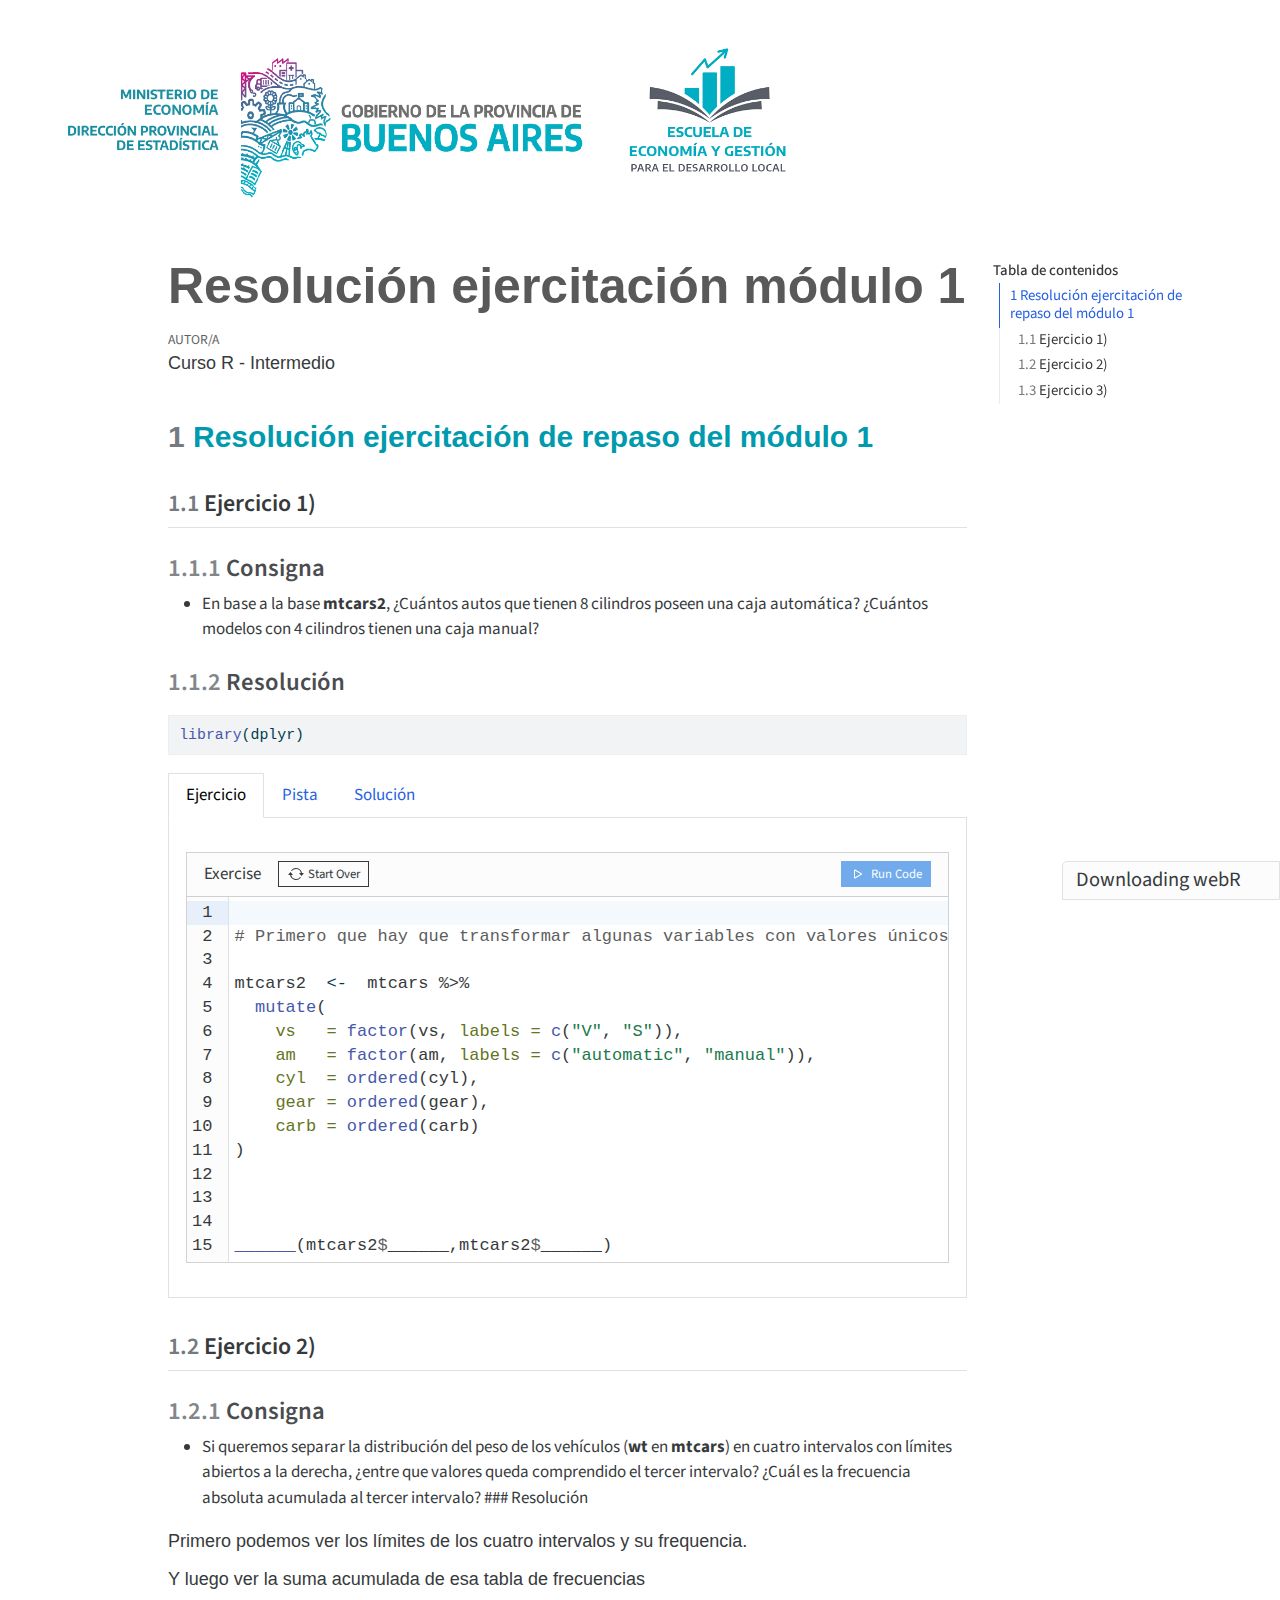
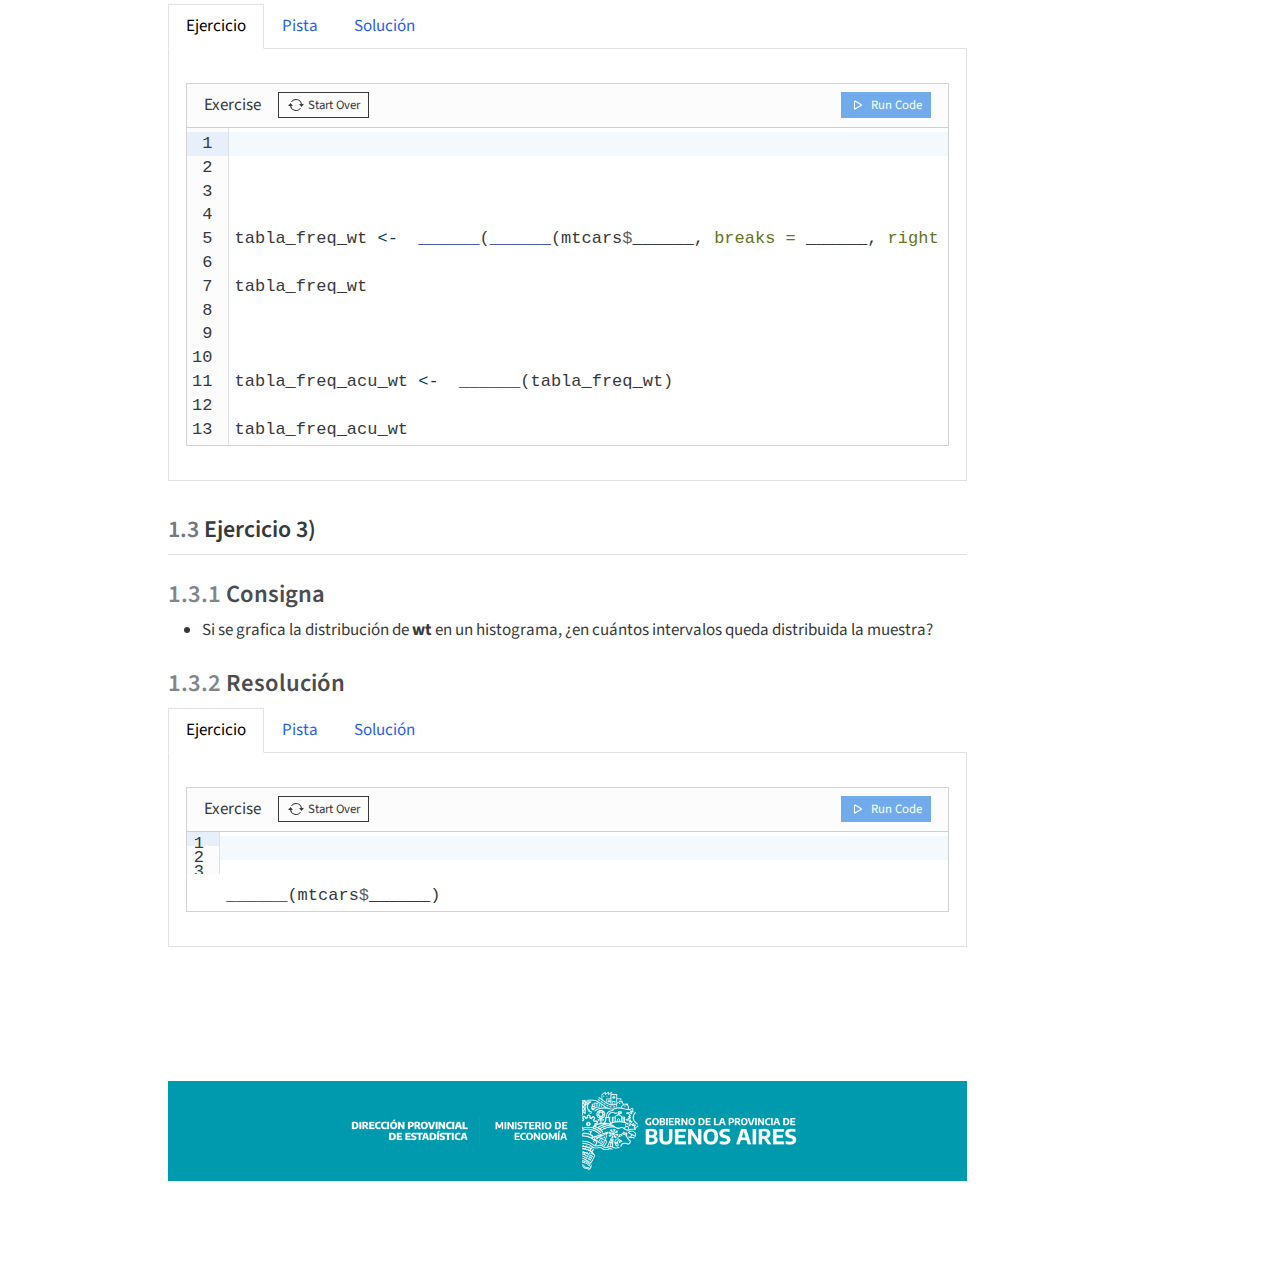
<file: resolucion_ejercicios_m1-live.html>
<!DOCTYPE html>
<html xmlns="http://www.w3.org/1999/xhtml" lang="es" xml:lang="es"><head>

<meta charset="utf-8">
<meta name="generator" content="quarto-1.7.31">

<meta name="viewport" content="width=device-width, initial-scale=1.0, user-scalable=yes">

<meta name="author" content="Curso R - Intermedio">

<title>Resolución ejercitación módulo 1</title>
<style>
code{white-space: pre-wrap;}
span.smallcaps{font-variant: small-caps;}
div.columns{display: flex; gap: min(4vw, 1.5em);}
div.column{flex: auto; overflow-x: auto;}
div.hanging-indent{margin-left: 1.5em; text-indent: -1.5em;}
ul.task-list{list-style: none;}
ul.task-list li input[type="checkbox"] {
  width: 0.8em;
  margin: 0 0.8em 0.2em -1em; /* quarto-specific, see https://github.com/quarto-dev/quarto-cli/issues/4556 */ 
  vertical-align: middle;
}
/* CSS for syntax highlighting */
html { -webkit-text-size-adjust: 100%; }
pre > code.sourceCode { white-space: pre; position: relative; }
pre > code.sourceCode > span { display: inline-block; line-height: 1.25; }
pre > code.sourceCode > span:empty { height: 1.2em; }
.sourceCode { overflow: visible; }
code.sourceCode > span { color: inherit; text-decoration: inherit; }
div.sourceCode { margin: 1em 0; }
pre.sourceCode { margin: 0; }
@media screen {
div.sourceCode { overflow: auto; }
}
@media print {
pre > code.sourceCode { white-space: pre-wrap; }
pre > code.sourceCode > span { text-indent: -5em; padding-left: 5em; }
}
pre.numberSource code
  { counter-reset: source-line 0; }
pre.numberSource code > span
  { position: relative; left: -4em; counter-increment: source-line; }
pre.numberSource code > span > a:first-child::before
  { content: counter(source-line);
    position: relative; left: -1em; text-align: right; vertical-align: baseline;
    border: none; display: inline-block;
    -webkit-touch-callout: none; -webkit-user-select: none;
    -khtml-user-select: none; -moz-user-select: none;
    -ms-user-select: none; user-select: none;
    padding: 0 4px; width: 4em;
  }
pre.numberSource { margin-left: 3em;  padding-left: 4px; }
div.sourceCode
  {   }
@media screen {
pre > code.sourceCode > span > a:first-child::before { text-decoration: underline; }
}
</style>


<script src="resolucion_ejercicios_m1-live_files/libs/clipboard/clipboard.min.js"></script>
<script src="resolucion_ejercicios_m1-live_files/libs/quarto-html/quarto.js" type="module"></script>
<script src="resolucion_ejercicios_m1-live_files/libs/quarto-html/tabsets/tabsets.js" type="module"></script>
<script src="resolucion_ejercicios_m1-live_files/libs/quarto-html/popper.min.js"></script>
<script src="resolucion_ejercicios_m1-live_files/libs/quarto-html/tippy.umd.min.js"></script>
<script src="resolucion_ejercicios_m1-live_files/libs/quarto-html/anchor.min.js"></script>
<link href="resolucion_ejercicios_m1-live_files/libs/quarto-html/tippy.css" rel="stylesheet">
<link href="resolucion_ejercicios_m1-live_files/libs/quarto-html/quarto-syntax-highlighting-e1a5c8363afafaef2c763b6775fbf3ca.css" rel="stylesheet" id="quarto-text-highlighting-styles">
<script src="resolucion_ejercicios_m1-live_files/libs/bootstrap/bootstrap.min.js"></script>
<link href="resolucion_ejercicios_m1-live_files/libs/bootstrap/bootstrap-icons.css" rel="stylesheet">
<link href="resolucion_ejercicios_m1-live_files/libs/bootstrap/bootstrap-813c323200a87c37e262811031999de4.min.css" rel="stylesheet" append-hash="true" id="quarto-bootstrap" data-mode="light">
<script src="resolucion_ejercicios_m1-live_files/libs/quarto-contrib/live-runtime/live-runtime.js" type="module"></script>
<link href="resolucion_ejercicios_m1-live_files/libs/quarto-contrib/live-runtime/live-runtime.css" rel="stylesheet">
</head><body class="quarto-light"><div class="unafila">

  <div class="columna">  

    <img src="www/logo-union-1.png" class="responsive-img">

  </div>

</div>



<script type="module" src="resolucion_ejercicios_m1-live_files/libs/quarto-ojs/quarto-ojs-runtime.js"></script>
<link href="resolucion_ejercicios_m1-live_files/libs/quarto-ojs/quarto-ojs.css" rel="stylesheet">


<link rel="stylesheet" href="style-index.css">




<div id="quarto-content" class="page-columns page-rows-contents page-layout-article">
<div id="quarto-margin-sidebar" class="sidebar margin-sidebar">
  <nav id="TOC" role="doc-toc" class="toc-active">
    <h2 id="toc-title">Tabla de contenidos</h2>
   
  <ul>
  <li><a href="#resolución-ejercitación-de-repaso-del-módulo-1" id="toc-resolución-ejercitación-de-repaso-del-módulo-1" class="nav-link active" data-scroll-target="#resolución-ejercitación-de-repaso-del-módulo-1"><span class="header-section-number">1</span> Resolución ejercitación de repaso del módulo 1</a>
  <ul class="collapse">
  <li><a href="#ejercicio-1" id="toc-ejercicio-1" class="nav-link" data-scroll-target="#ejercicio-1"><span class="header-section-number">1.1</span> Ejercicio 1)</a>
  <ul class="collapse">
  <li><a href="#consigna" id="toc-consigna" class="nav-link" data-scroll-target="#consigna"><span class="header-section-number">1.1.1</span> Consigna</a></li>
  <li><a href="#resolución" id="toc-resolución" class="nav-link" data-scroll-target="#resolución"><span class="header-section-number">1.1.2</span> Resolución</a></li>
  </ul></li>
  <li><a href="#ejercicio-2" id="toc-ejercicio-2" class="nav-link" data-scroll-target="#ejercicio-2"><span class="header-section-number">1.2</span> Ejercicio 2)</a>
  <ul class="collapse">
  <li><a href="#consigna-1" id="toc-consigna-1" class="nav-link" data-scroll-target="#consigna-1"><span class="header-section-number">1.2.1</span> Consigna</a></li>
  </ul></li>
  <li><a href="#ejercicio-3-1" id="toc-ejercicio-3-1" class="nav-link" data-scroll-target="#ejercicio-3-1"><span class="header-section-number">1.3</span> Ejercicio 3)</a>
  <ul class="collapse">
  <li><a href="#consigna-2" id="toc-consigna-2" class="nav-link" data-scroll-target="#consigna-2"><span class="header-section-number">1.3.1</span> Consigna</a></li>
  <li><a href="#resolución-1" id="toc-resolución-1" class="nav-link" data-scroll-target="#resolución-1"><span class="header-section-number">1.3.2</span> Resolución</a></li>
  </ul></li>
  </ul></li>
  </ul>
</nav>
</div>
<main class="content" id="quarto-document-content">

<header id="title-block-header" class="quarto-title-block default">
<div class="quarto-title">
<h1 class="title">Resolución ejercitación módulo 1</h1>
</div>



<div class="quarto-title-meta">

    <div>
    <div class="quarto-title-meta-heading">Autor/a</div>
    <div class="quarto-title-meta-contents">
             <p>Curso R - Intermedio </p>
          </div>
  </div>
    
  
    
  </div>
  


</header>


<section id="resolución-ejercitación-de-repaso-del-módulo-1" class="level1" data-number="1">
<h1 data-number="1"><span class="header-section-number">1</span> Resolución ejercitación de repaso del módulo 1</h1>
<section id="ejercicio-1" class="level2" data-number="1.1">
<h2 data-number="1.1" class="anchored" data-anchor-id="ejercicio-1"><span class="header-section-number">1.1</span> Ejercicio 1)</h2>
<section id="consigna" class="level3" data-number="1.1.1">
<h3 data-number="1.1.1" class="anchored" data-anchor-id="consigna"><span class="header-section-number">1.1.1</span> Consigna</h3>
<ul>
<li>En base a la base <strong>mtcars2</strong>, ¿Cuántos autos que tienen 8 cilindros poseen una caja automática? ¿Cuántos modelos con 4 cilindros tienen una caja manual?</li>
</ul>
</section>
<section id="resolución" class="level3" data-number="1.1.2">
<h3 data-number="1.1.2" class="anchored" data-anchor-id="resolución"><span class="header-section-number">1.1.2</span> Resolución</h3>
<div class="cell" data-edit="false">
<div>
<div id="webr-1" class="exercise-cell">

</div>
<script type="webr-1-contents">
eyJhdHRyIjp7ImVkaXQiOmZhbHNlLCJldmFsIjp0cnVlLCJ3YXJuaW5nIjpmYWxzZX0sImNvZGUiOiJsaWJyYXJ5KGRwbHlyKSJ9
</script>
</div>
</div>
<div class="tabset-margin-container"></div><div class="panel-tabset">
<ul class="nav nav-tabs" role="tablist"><li class="nav-item" role="presentation"><a class="nav-link active" id="tabset-1-1-tab" data-bs-toggle="tab" data-bs-target="#tabset-1-1" role="tab" aria-controls="tabset-1-1" aria-selected="true" href="">Ejercicio</a></li><li class="nav-item" role="presentation"><a class="nav-link" id="tabset-1-2-tab" data-bs-toggle="tab" data-bs-target="#tabset-1-2" role="tab" aria-controls="tabset-1-2" aria-selected="false" href="">Pista</a></li><li class="nav-item" role="presentation"><a class="nav-link" id="tabset-1-3-tab" data-bs-toggle="tab" data-bs-target="#tabset-1-3" role="tab" aria-controls="tabset-1-3" aria-selected="false" href="">Solución</a></li></ul>
<div class="tab-content">
<div id="tabset-1-1" class="tab-pane active" role="tabpanel" aria-labelledby="tabset-1-1-tab">
<div class="cell" data-setup="true" data-exercise="ex_1">
<script type="exercise-setup-ex_1-contents">
eyJhdHRyIjp7ImVkaXQiOnRydWUsImV2YWwiOnRydWUsImV4ZXJjaXNlIjoiZXhfMSIsInNldHVwIjp0cnVlfSwiY29kZSI6ImxpYnJhcnkoZHBseXIpIn0=
</script>
</div>
<div class="cell">
<div>
<div id="webr-3" class="exercise-cell">

</div>
<script type="webr-3-contents">
[base64]
</script>
</div>
</div>
</div>
<div id="tabset-1-2" class="tab-pane" role="tabpanel" aria-labelledby="tabset-1-2-tab">
<div class="hint webr-ojs-exercise exercise-hint d-none" data-exercise="ex_1">
<ul>
<li>Pueden usar la función <strong>table()</strong>.</li>
<li>No olvidarse de indicar el nombre de las variables tras el símbolo ‘$’:</li>
</ul>
<div class="sourceCode" id="cb1"><pre class="sourceCode r code-with-copy"><code class="sourceCode r"><span id="cb1-1"><a href="#cb1-1" aria-hidden="true" tabindex="-1"></a><span class="fu">table</span>(______)</span></code><button title="Copiar al portapapeles" class="code-copy-button"><i class="bi"></i></button></pre></div>
</div>
</div>
<div id="tabset-1-3" class="tab-pane" role="tabpanel" aria-labelledby="tabset-1-3-tab">
<div class="webr-ojs-exercise exercise-solution d-none" data-exercise="ex_1">
<div class="sourceCode" id="annotated-cell-2"><pre class="sourceCode r code-annotation-code code-with-copy code-annotated"><code class="sourceCode r"><span id="annotated-cell-2-1"><a href="#annotated-cell-2-1" aria-hidden="true" tabindex="-1"></a></span>
<span id="annotated-cell-2-2"><a href="#annotated-cell-2-2" aria-hidden="true" tabindex="-1"></a>mtcars2  <span class="ot">&lt;-</span>  mtcars <span class="sc">%&gt;%</span> </span>
<span id="annotated-cell-2-3"><a href="#annotated-cell-2-3" aria-hidden="true" tabindex="-1"></a>  <span class="fu">mutate</span>(</span>
<span id="annotated-cell-2-4"><a href="#annotated-cell-2-4" aria-hidden="true" tabindex="-1"></a>    <span class="at">vs   =</span> <span class="fu">factor</span>(vs, <span class="at">labels =</span> <span class="fu">c</span>(<span class="st">"V"</span>, <span class="st">"S"</span>)),</span>
<span id="annotated-cell-2-5"><a href="#annotated-cell-2-5" aria-hidden="true" tabindex="-1"></a>    <span class="at">am   =</span> <span class="fu">factor</span>(am, <span class="at">labels =</span> <span class="fu">c</span>(<span class="st">"automatic"</span>, <span class="st">"manual"</span>)),</span>
<span id="annotated-cell-2-6"><a href="#annotated-cell-2-6" aria-hidden="true" tabindex="-1"></a>    <span class="at">cyl  =</span> <span class="fu">ordered</span>(cyl), </span>
<span id="annotated-cell-2-7"><a href="#annotated-cell-2-7" aria-hidden="true" tabindex="-1"></a>    <span class="at">gear =</span> <span class="fu">ordered</span>(gear),</span>
<span id="annotated-cell-2-8"><a href="#annotated-cell-2-8" aria-hidden="true" tabindex="-1"></a>    <span class="at">carb =</span> <span class="fu">ordered</span>(carb)</span>
<span id="annotated-cell-2-9"><a href="#annotated-cell-2-9" aria-hidden="true" tabindex="-1"></a>)</span>
<span id="annotated-cell-2-10"><a href="#annotated-cell-2-10" aria-hidden="true" tabindex="-1"></a></span>
<span id="annotated-cell-2-11"><a href="#annotated-cell-2-11" aria-hidden="true" tabindex="-1"></a></span>
<span id="annotated-cell-2-12"><a href="#annotated-cell-2-12" aria-hidden="true" tabindex="-1"></a></span>
<a class="code-annotation-anchor" data-target-cell="annotated-cell-2" data-target-annotation="1" onclick="event.preventDefault();" href="">1</a><span id="annotated-cell-2-13" class="code-annotation-target"><a href="#annotated-cell-2-13" aria-hidden="true" tabindex="-1"></a><span class="fu">table</span>(mtcars2<span class="sc">$</span>cyl,mtcars2<span class="sc">$</span>am)</span><div class="code-annotation-gutter-bg"></div><div class="code-annotation-gutter"></div></code><button title="Copiar al portapapeles" class="code-copy-button"><i class="bi"></i></button></pre></div>
<dl class="code-annotation-container-grid">
<dt data-target-cell="annotated-cell-2" data-target-annotation="1">1</dt>
<dd>
<span data-code-cell="annotated-cell-2" data-code-lines="13" data-code-annotation="1">Utilizar la función <strong>table()</strong> sobre las variables <strong>cyl</strong> y <strong>am</strong> del objeto <strong>mtcars2</strong></span>
</dd>
</dl>
</div>
</div>
</div>
</div>
</section>
</section>
<section id="ejercicio-2" class="level2" data-number="1.2">
<h2 data-number="1.2" class="anchored" data-anchor-id="ejercicio-2"><span class="header-section-number">1.2</span> Ejercicio 2)</h2>
<section id="consigna-1" class="level3" data-number="1.2.1">
<h3 data-number="1.2.1" class="anchored" data-anchor-id="consigna-1"><span class="header-section-number">1.2.1</span> Consigna</h3>
<ul>
<li>Si queremos separar la distribución del peso de los vehículos (<strong>wt</strong> en <strong>mtcars</strong>) en cuatro intervalos con límites abiertos a la derecha, ¿entre que valores queda comprendido el tercer intervalo? ¿Cuál es la frecuencia absoluta acumulada al tercer intervalo? ### Resolución</li>
</ul>
<p>Primero podemos ver los límites de los cuatro intervalos y su frequencia.</p>
<p>Y luego ver la suma acumulada de esa tabla de frecuencias</p>
<div class="tabset-margin-container"></div><div class="panel-tabset">
<ul class="nav nav-tabs" role="tablist"><li class="nav-item" role="presentation"><a class="nav-link active" id="tabset-2-1-tab" data-bs-toggle="tab" data-bs-target="#tabset-2-1" role="tab" aria-controls="tabset-2-1" aria-selected="true" href="">Ejercicio</a></li><li class="nav-item" role="presentation"><a class="nav-link" id="tabset-2-2-tab" data-bs-toggle="tab" data-bs-target="#tabset-2-2" role="tab" aria-controls="tabset-2-2" aria-selected="false" href="">Pista</a></li><li class="nav-item" role="presentation"><a class="nav-link" id="tabset-2-3-tab" data-bs-toggle="tab" data-bs-target="#tabset-2-3" role="tab" aria-controls="tabset-2-3" aria-selected="false" href="">Solución</a></li></ul>
<div class="tab-content">
<div id="tabset-2-1" class="tab-pane active" role="tabpanel" aria-labelledby="tabset-2-1-tab">
<div class="cell">
<div>
<div id="webr-4" class="exercise-cell">

</div>
<script type="webr-4-contents">
[base64]
</script>
</div>
</div>
</div>
<div id="tabset-2-2" class="tab-pane" role="tabpanel" aria-labelledby="tabset-2-2-tab">
<div class="hint webr-ojs-exercise exercise-hint d-none" data-exercise="ex_2">
<ul>
<li>Pueden usar la función <strong>table()</strong> en conjunción con <strong>cut()</strong> para conocer las frequencias de cada intervalo.</li>
<li>No olvidarse de indicar el nombre de la variable tras el símbolo ‘$’ y la cantidad de intervalos que quieren separar a la variable continua.</li>
<li>Con <code>cumsum()</code> se puede ver la suma acumulada de esa tabla de frecuencias.</li>
</ul>
</div>
</div>
<div id="tabset-2-3" class="tab-pane" role="tabpanel" aria-labelledby="tabset-2-3-tab">
<div class="webr-ojs-exercise exercise-solution d-none" data-exercise="ex_2">
<div class="sourceCode" id="cb2"><pre class="sourceCode r code-with-copy"><code class="sourceCode r"><span id="cb2-1"><a href="#cb2-1" aria-hidden="true" tabindex="-1"></a></span>
<span id="cb2-2"><a href="#cb2-2" aria-hidden="true" tabindex="-1"></a>tabla_freq_wt <span class="ot">&lt;-</span>  <span class="fu">table</span>(<span class="fu">cut</span>(mtcars<span class="sc">$</span>wt, <span class="at">breaks =</span> <span class="dv">4</span>, <span class="at">right =</span> <span class="cn">FALSE</span>)) </span>
<span id="cb2-3"><a href="#cb2-3" aria-hidden="true" tabindex="-1"></a></span>
<span id="cb2-4"><a href="#cb2-4" aria-hidden="true" tabindex="-1"></a>tabla_freq_wt </span>
<span id="cb2-5"><a href="#cb2-5" aria-hidden="true" tabindex="-1"></a></span>
<span id="cb2-6"><a href="#cb2-6" aria-hidden="true" tabindex="-1"></a></span>
<span id="cb2-7"><a href="#cb2-7" aria-hidden="true" tabindex="-1"></a>tabla_freq_acu_wt <span class="ot">&lt;-</span>  <span class="fu">cumsum</span>(tabla_freq_wt)</span>
<span id="cb2-8"><a href="#cb2-8" aria-hidden="true" tabindex="-1"></a></span>
<span id="cb2-9"><a href="#cb2-9" aria-hidden="true" tabindex="-1"></a>tabla_freq_acu_wt</span>
<span id="cb2-10"><a href="#cb2-10" aria-hidden="true" tabindex="-1"></a></span>
<span id="cb2-11"><a href="#cb2-11" aria-hidden="true" tabindex="-1"></a></span>
<span id="cb2-12"><a href="#cb2-12" aria-hidden="true" tabindex="-1"></a><span class="co"># También se podría haber realizado todo en una misma línea:</span></span>
<span id="cb2-13"><a href="#cb2-13" aria-hidden="true" tabindex="-1"></a>    </span>
<span id="cb2-14"><a href="#cb2-14" aria-hidden="true" tabindex="-1"></a><span class="fu">cumsum</span>(<span class="fu">table</span>(<span class="fu">cut</span>(mtcars<span class="sc">$</span>wt, <span class="at">breaks =</span> <span class="dv">4</span>, <span class="at">right =</span> <span class="cn">FALSE</span>)))</span>
<span id="cb2-15"><a href="#cb2-15" aria-hidden="true" tabindex="-1"></a>   </span></code><button title="Copiar al portapapeles" class="code-copy-button"><i class="bi"></i></button></pre></div>
</div>
</div>
</div>
</div>
</section>
</section>
<section id="ejercicio-3-1" class="level2" data-number="1.3">
<h2 data-number="1.3" class="anchored" data-anchor-id="ejercicio-3-1"><span class="header-section-number">1.3</span> Ejercicio 3)</h2>
<section id="consigna-2" class="level3" data-number="1.3.1">
<h3 data-number="1.3.1" class="anchored" data-anchor-id="consigna-2"><span class="header-section-number">1.3.1</span> Consigna</h3>
<ul>
<li>Si se grafica la distribución de <strong>wt</strong> en un histograma, ¿en cuántos intervalos queda distribuida la muestra?</li>
</ul>
</section>
<section id="resolución-1" class="level3" data-number="1.3.2">
<h3 data-number="1.3.2" class="anchored" data-anchor-id="resolución-1"><span class="header-section-number">1.3.2</span> Resolución</h3>
<div class="tabset-margin-container"></div><div class="panel-tabset">
<ul class="nav nav-tabs" role="tablist"><li class="nav-item" role="presentation"><a class="nav-link active" id="tabset-3-1-tab" data-bs-toggle="tab" data-bs-target="#tabset-3-1" role="tab" aria-controls="tabset-3-1" aria-selected="true" href="">Ejercicio</a></li><li class="nav-item" role="presentation"><a class="nav-link" id="tabset-3-2-tab" data-bs-toggle="tab" data-bs-target="#tabset-3-2" role="tab" aria-controls="tabset-3-2" aria-selected="false" href="">Pista</a></li><li class="nav-item" role="presentation"><a class="nav-link" id="tabset-3-3-tab" data-bs-toggle="tab" data-bs-target="#tabset-3-3" role="tab" aria-controls="tabset-3-3" aria-selected="false" href="">Solución</a></li></ul>
<div class="tab-content">
<div id="tabset-3-1" class="tab-pane active" role="tabpanel" aria-labelledby="tabset-3-1-tab">
<div class="cell">
<div>
<div id="webr-5" class="exercise-cell">

</div>
<script type="webr-5-contents">
eyJhdHRyIjp7ImVkaXQiOnRydWUsImV2YWwiOnRydWUsImV4ZXJjaXNlIjoiZXhfMyJ9LCJjb2RlIjoiXG5cbl9fX19fXyhtdGNhcnMkX19fX19fKSJ9
</script>
</div>
</div>
</div>
<div id="tabset-3-2" class="tab-pane" role="tabpanel" aria-labelledby="tabset-3-2-tab">
<div class="hint webr-ojs-exercise exercise-hint d-none" data-exercise="ex_3">
<ul>
<li>Un histograma puede graficarse con <strong>hist()</strong></li>
<li>No olvidarse de indicar el nombre de las variable tras el símbolo ‘$’.</li>
<li>Al utilizar la función <strong>hist()</strong>, uno de los intervalos no tendrá observaciones</li>
</ul>
</div>
</div>
<div id="tabset-3-3" class="tab-pane" role="tabpanel" aria-labelledby="tabset-3-3-tab">
<div class="webr-ojs-exercise exercise-solution d-none" data-exercise="ex_2">
<div class="sourceCode" id="annotated-cell-4"><pre class="sourceCode r code-annotation-code code-with-copy code-annotated"><code class="sourceCode r"><span id="annotated-cell-4-1"><a href="#annotated-cell-4-1" aria-hidden="true" tabindex="-1"></a></span>
<span id="annotated-cell-4-2"><a href="#annotated-cell-4-2" aria-hidden="true" tabindex="-1"></a><span class="fu">hist</span>(mtcars<span class="sc">$</span>wt)</span>
<span id="annotated-cell-4-3"><a href="#annotated-cell-4-3" aria-hidden="true" tabindex="-1"></a></span>
<span id="annotated-cell-4-4"><a href="#annotated-cell-4-4" aria-hidden="true" tabindex="-1"></a><span class="co"># o:</span></span>
<span id="annotated-cell-4-5"><a href="#annotated-cell-4-5" aria-hidden="true" tabindex="-1"></a></span>
<a class="code-annotation-anchor" data-target-cell="annotated-cell-4" data-target-annotation="1" onclick="event.preventDefault();" href="">1</a><span id="annotated-cell-4-6" class="code-annotation-target"><a href="#annotated-cell-4-6" aria-hidden="true" tabindex="-1"></a><span class="fu">ggplot</span>(mtcars,<span class="fu">aes</span>(mpg)) <span class="sc">+</span> <span class="fu">geom_histogram</span>()</span><div class="code-annotation-gutter-bg"></div><div class="code-annotation-gutter"></div></code><button title="Copiar al portapapeles" class="code-copy-button"><i class="bi"></i></button></pre></div>
<dl class="code-annotation-container-grid">
<dt data-target-cell="annotated-cell-4" data-target-annotation="1">1</dt>
<dd>
<span data-code-cell="annotated-cell-4" data-code-lines="6" data-code-annotation="1">Los intervalos que se obtienen por defecto al aplicar <strong>hist()</strong> difieren de los que se obtendrían con <strong>geom_histogram()</strong> de <strong>ggplot</strong>.</span>
</dd>
</dl>
</div>
</div>
</div>
</div>
<script type="webr-data">
eyJvcHRpb25zIjp7ImJhc2VVcmwiOiJodHRwczovL3dlYnIuci13YXNtLm9yZy92MC40LjIvIn0sInBhY2thZ2VzIjp7InBrZ3MiOlsiZXZhbHVhdGUiLCJrbml0ciIsImh0bWx0b29scyJdLCJyZXBvcyI6W119LCJyZW5kZXJfZGYiOiJkZWZhdWx0In0=
</script>
<script type="ojs-module-contents">
[base64]
</script>
<div id="exercise-loading-indicator" class="exercise-loading-indicator d-none d-flex align-items-center gap-2">
<div id="exercise-loading-status" class="d-flex gap-2">

</div>
<div class="spinner-grow spinner-grow-sm">

</div>
</div>
<script type="vfs-file">
W10=
</script>
</section>
</section>
</section>

</main>
<!-- /main column -->


<div class="down-center-logo"> </div>





<div class="tocify-extend-page" data-unique="tocify-extend-page" style="height: 96.391px;"></div>







<script type="ojs-module-contents">
eyJjb250ZW50cyI6W119
</script>
<script type="module">
if (window.location.protocol === "file:") { alert("The OJS runtime does not work with file:// URLs. Please use a web server to view this document."); }
window._ojs.paths.runtimeToDoc = "../../..";
window._ojs.paths.runtimeToRoot = "../../..";
window._ojs.paths.docToRoot = "";
window._ojs.selfContained = false;
window._ojs.runtime.interpretFromScriptTags();
</script>
<script id="quarto-html-after-body" type="application/javascript">
  window.document.addEventListener("DOMContentLoaded", function (event) {
    const icon = "";
    const anchorJS = new window.AnchorJS();
    anchorJS.options = {
      placement: 'right',
      icon: icon
    };
    anchorJS.add('.anchored');
    const isCodeAnnotation = (el) => {
      for (const clz of el.classList) {
        if (clz.startsWith('code-annotation-')) {                     
          return true;
        }
      }
      return false;
    }
    const onCopySuccess = function(e) {
      // button target
      const button = e.trigger;
      // don't keep focus
      button.blur();
      // flash "checked"
      button.classList.add('code-copy-button-checked');
      var currentTitle = button.getAttribute("title");
      button.setAttribute("title", "Copiado");
      let tooltip;
      if (window.bootstrap) {
        button.setAttribute("data-bs-toggle", "tooltip");
        button.setAttribute("data-bs-placement", "left");
        button.setAttribute("data-bs-title", "Copiado");
        tooltip = new bootstrap.Tooltip(button, 
          { trigger: "manual", 
            customClass: "code-copy-button-tooltip",
            offset: [0, -8]});
        tooltip.show();    
      }
      setTimeout(function() {
        if (tooltip) {
          tooltip.hide();
          button.removeAttribute("data-bs-title");
          button.removeAttribute("data-bs-toggle");
          button.removeAttribute("data-bs-placement");
        }
        button.setAttribute("title", currentTitle);
        button.classList.remove('code-copy-button-checked');
      }, 1000);
      // clear code selection
      e.clearSelection();
    }
    const getTextToCopy = function(trigger) {
        const codeEl = trigger.previousElementSibling.cloneNode(true);
        for (const childEl of codeEl.children) {
          if (isCodeAnnotation(childEl)) {
            childEl.remove();
          }
        }
        return codeEl.innerText;
    }
    const clipboard = new window.ClipboardJS('.code-copy-button:not([data-in-quarto-modal])', {
      text: getTextToCopy
    });
    clipboard.on('success', onCopySuccess);
    if (window.document.getElementById('quarto-embedded-source-code-modal')) {
      const clipboardModal = new window.ClipboardJS('.code-copy-button[data-in-quarto-modal]', {
        text: getTextToCopy,
        container: window.document.getElementById('quarto-embedded-source-code-modal')
      });
      clipboardModal.on('success', onCopySuccess);
    }
      var localhostRegex = new RegExp(/^(?:http|https):\/\/localhost\:?[0-9]*\//);
      var mailtoRegex = new RegExp(/^mailto:/);
        var filterRegex = new RegExp('/' + window.location.host + '/');
      var isInternal = (href) => {
          return filterRegex.test(href) || localhostRegex.test(href) || mailtoRegex.test(href);
      }
      // Inspect non-navigation links and adorn them if external
     var links = window.document.querySelectorAll('a[href]:not(.nav-link):not(.navbar-brand):not(.toc-action):not(.sidebar-link):not(.sidebar-item-toggle):not(.pagination-link):not(.no-external):not([aria-hidden]):not(.dropdown-item):not(.quarto-navigation-tool):not(.about-link)');
      for (var i=0; i<links.length; i++) {
        const link = links[i];
        if (!isInternal(link.href)) {
          // undo the damage that might have been done by quarto-nav.js in the case of
          // links that we want to consider external
          if (link.dataset.originalHref !== undefined) {
            link.href = link.dataset.originalHref;
          }
        }
      }
    function tippyHover(el, contentFn, onTriggerFn, onUntriggerFn) {
      const config = {
        allowHTML: true,
        maxWidth: 500,
        delay: 100,
        arrow: false,
        appendTo: function(el) {
            return el.parentElement;
        },
        interactive: true,
        interactiveBorder: 10,
        theme: 'quarto',
        placement: 'bottom-start',
      };
      if (contentFn) {
        config.content = contentFn;
      }
      if (onTriggerFn) {
        config.onTrigger = onTriggerFn;
      }
      if (onUntriggerFn) {
        config.onUntrigger = onUntriggerFn;
      }
      window.tippy(el, config); 
    }
    const noterefs = window.document.querySelectorAll('a[role="doc-noteref"]');
    for (var i=0; i<noterefs.length; i++) {
      const ref = noterefs[i];
      tippyHover(ref, function() {
        // use id or data attribute instead here
        let href = ref.getAttribute('data-footnote-href') || ref.getAttribute('href');
        try { href = new URL(href).hash; } catch {}
        const id = href.replace(/^#\/?/, "");
        const note = window.document.getElementById(id);
        if (note) {
          return note.innerHTML;
        } else {
          return "";
        }
      });
    }
    const xrefs = window.document.querySelectorAll('a.quarto-xref');
    const processXRef = (id, note) => {
      // Strip column container classes
      const stripColumnClz = (el) => {
        el.classList.remove("page-full", "page-columns");
        if (el.children) {
          for (const child of el.children) {
            stripColumnClz(child);
          }
        }
      }
      stripColumnClz(note)
      if (id === null || id.startsWith('sec-')) {
        // Special case sections, only their first couple elements
        const container = document.createElement("div");
        if (note.children && note.children.length > 2) {
          container.appendChild(note.children[0].cloneNode(true));
          for (let i = 1; i < note.children.length; i++) {
            const child = note.children[i];
            if (child.tagName === "P" && child.innerText === "") {
              continue;
            } else {
              container.appendChild(child.cloneNode(true));
              break;
            }
          }
          if (window.Quarto?.typesetMath) {
            window.Quarto.typesetMath(container);
          }
          return container.innerHTML
        } else {
          if (window.Quarto?.typesetMath) {
            window.Quarto.typesetMath(note);
          }
          return note.innerHTML;
        }
      } else {
        // Remove any anchor links if they are present
        const anchorLink = note.querySelector('a.anchorjs-link');
        if (anchorLink) {
          anchorLink.remove();
        }
        if (window.Quarto?.typesetMath) {
          window.Quarto.typesetMath(note);
        }
        if (note.classList.contains("callout")) {
          return note.outerHTML;
        } else {
          return note.innerHTML;
        }
      }
    }
    for (var i=0; i<xrefs.length; i++) {
      const xref = xrefs[i];
      tippyHover(xref, undefined, function(instance) {
        instance.disable();
        let url = xref.getAttribute('href');
        let hash = undefined; 
        if (url.startsWith('#')) {
          hash = url;
        } else {
          try { hash = new URL(url).hash; } catch {}
        }
        if (hash) {
          const id = hash.replace(/^#\/?/, "");
          const note = window.document.getElementById(id);
          if (note !== null) {
            try {
              const html = processXRef(id, note.cloneNode(true));
              instance.setContent(html);
            } finally {
              instance.enable();
              instance.show();
            }
          } else {
            // See if we can fetch this
            fetch(url.split('#')[0])
            .then(res => res.text())
            .then(html => {
              const parser = new DOMParser();
              const htmlDoc = parser.parseFromString(html, "text/html");
              const note = htmlDoc.getElementById(id);
              if (note !== null) {
                const html = processXRef(id, note);
                instance.setContent(html);
              } 
            }).finally(() => {
              instance.enable();
              instance.show();
            });
          }
        } else {
          // See if we can fetch a full url (with no hash to target)
          // This is a special case and we should probably do some content thinning / targeting
          fetch(url)
          .then(res => res.text())
          .then(html => {
            const parser = new DOMParser();
            const htmlDoc = parser.parseFromString(html, "text/html");
            const note = htmlDoc.querySelector('main.content');
            if (note !== null) {
              // This should only happen for chapter cross references
              // (since there is no id in the URL)
              // remove the first header
              if (note.children.length > 0 && note.children[0].tagName === "HEADER") {
                note.children[0].remove();
              }
              const html = processXRef(null, note);
              instance.setContent(html);
            } 
          }).finally(() => {
            instance.enable();
            instance.show();
          });
        }
      }, function(instance) {
      });
    }
        let selectedAnnoteEl;
        const selectorForAnnotation = ( cell, annotation) => {
          let cellAttr = 'data-code-cell="' + cell + '"';
          let lineAttr = 'data-code-annotation="' +  annotation + '"';
          const selector = 'span[' + cellAttr + '][' + lineAttr + ']';
          return selector;
        }
        const selectCodeLines = (annoteEl) => {
          const doc = window.document;
          const targetCell = annoteEl.getAttribute("data-target-cell");
          const targetAnnotation = annoteEl.getAttribute("data-target-annotation");
          const annoteSpan = window.document.querySelector(selectorForAnnotation(targetCell, targetAnnotation));
          const lines = annoteSpan.getAttribute("data-code-lines").split(",");
          const lineIds = lines.map((line) => {
            return targetCell + "-" + line;
          })
          let top = null;
          let height = null;
          let parent = null;
          if (lineIds.length > 0) {
              //compute the position of the single el (top and bottom and make a div)
              const el = window.document.getElementById(lineIds[0]);
              top = el.offsetTop;
              height = el.offsetHeight;
              parent = el.parentElement.parentElement;
            if (lineIds.length > 1) {
              const lastEl = window.document.getElementById(lineIds[lineIds.length - 1]);
              const bottom = lastEl.offsetTop + lastEl.offsetHeight;
              height = bottom - top;
            }
            if (top !== null && height !== null && parent !== null) {
              // cook up a div (if necessary) and position it 
              let div = window.document.getElementById("code-annotation-line-highlight");
              if (div === null) {
                div = window.document.createElement("div");
                div.setAttribute("id", "code-annotation-line-highlight");
                div.style.position = 'absolute';
                parent.appendChild(div);
              }
              div.style.top = top - 2 + "px";
              div.style.height = height + 4 + "px";
              div.style.left = 0;
              let gutterDiv = window.document.getElementById("code-annotation-line-highlight-gutter");
              if (gutterDiv === null) {
                gutterDiv = window.document.createElement("div");
                gutterDiv.setAttribute("id", "code-annotation-line-highlight-gutter");
                gutterDiv.style.position = 'absolute';
                const codeCell = window.document.getElementById(targetCell);
                const gutter = codeCell.querySelector('.code-annotation-gutter');
                gutter.appendChild(gutterDiv);
              }
              gutterDiv.style.top = top - 2 + "px";
              gutterDiv.style.height = height + 4 + "px";
            }
            selectedAnnoteEl = annoteEl;
          }
        };
        const unselectCodeLines = () => {
          const elementsIds = ["code-annotation-line-highlight", "code-annotation-line-highlight-gutter"];
          elementsIds.forEach((elId) => {
            const div = window.document.getElementById(elId);
            if (div) {
              div.remove();
            }
          });
          selectedAnnoteEl = undefined;
        };
          // Handle positioning of the toggle
      window.addEventListener(
        "resize",
        throttle(() => {
          elRect = undefined;
          if (selectedAnnoteEl) {
            selectCodeLines(selectedAnnoteEl);
          }
        }, 10)
      );
      function throttle(fn, ms) {
      let throttle = false;
      let timer;
        return (...args) => {
          if(!throttle) { // first call gets through
              fn.apply(this, args);
              throttle = true;
          } else { // all the others get throttled
              if(timer) clearTimeout(timer); // cancel #2
              timer = setTimeout(() => {
                fn.apply(this, args);
                timer = throttle = false;
              }, ms);
          }
        };
      }
        // Attach click handler to the DT
        const annoteDls = window.document.querySelectorAll('dt[data-target-cell]');
        for (const annoteDlNode of annoteDls) {
          annoteDlNode.addEventListener('click', (event) => {
            const clickedEl = event.target;
            if (clickedEl !== selectedAnnoteEl) {
              unselectCodeLines();
              const activeEl = window.document.querySelector('dt[data-target-cell].code-annotation-active');
              if (activeEl) {
                activeEl.classList.remove('code-annotation-active');
              }
              selectCodeLines(clickedEl);
              clickedEl.classList.add('code-annotation-active');
            } else {
              // Unselect the line
              unselectCodeLines();
              clickedEl.classList.remove('code-annotation-active');
            }
          });
        }
    const findCites = (el) => {
      const parentEl = el.parentElement;
      if (parentEl) {
        const cites = parentEl.dataset.cites;
        if (cites) {
          return {
            el,
            cites: cites.split(' ')
          };
        } else {
          return findCites(el.parentElement)
        }
      } else {
        return undefined;
      }
    };
    var bibliorefs = window.document.querySelectorAll('a[role="doc-biblioref"]');
    for (var i=0; i<bibliorefs.length; i++) {
      const ref = bibliorefs[i];
      const citeInfo = findCites(ref);
      if (citeInfo) {
        tippyHover(citeInfo.el, function() {
          var popup = window.document.createElement('div');
          citeInfo.cites.forEach(function(cite) {
            var citeDiv = window.document.createElement('div');
            citeDiv.classList.add('hanging-indent');
            citeDiv.classList.add('csl-entry');
            var biblioDiv = window.document.getElementById('ref-' + cite);
            if (biblioDiv) {
              citeDiv.innerHTML = biblioDiv.innerHTML;
            }
            popup.appendChild(citeDiv);
          });
          return popup.innerHTML;
        });
      }
    }
  });
  </script>
</div> <!-- /content -->




</body></html>
</file>
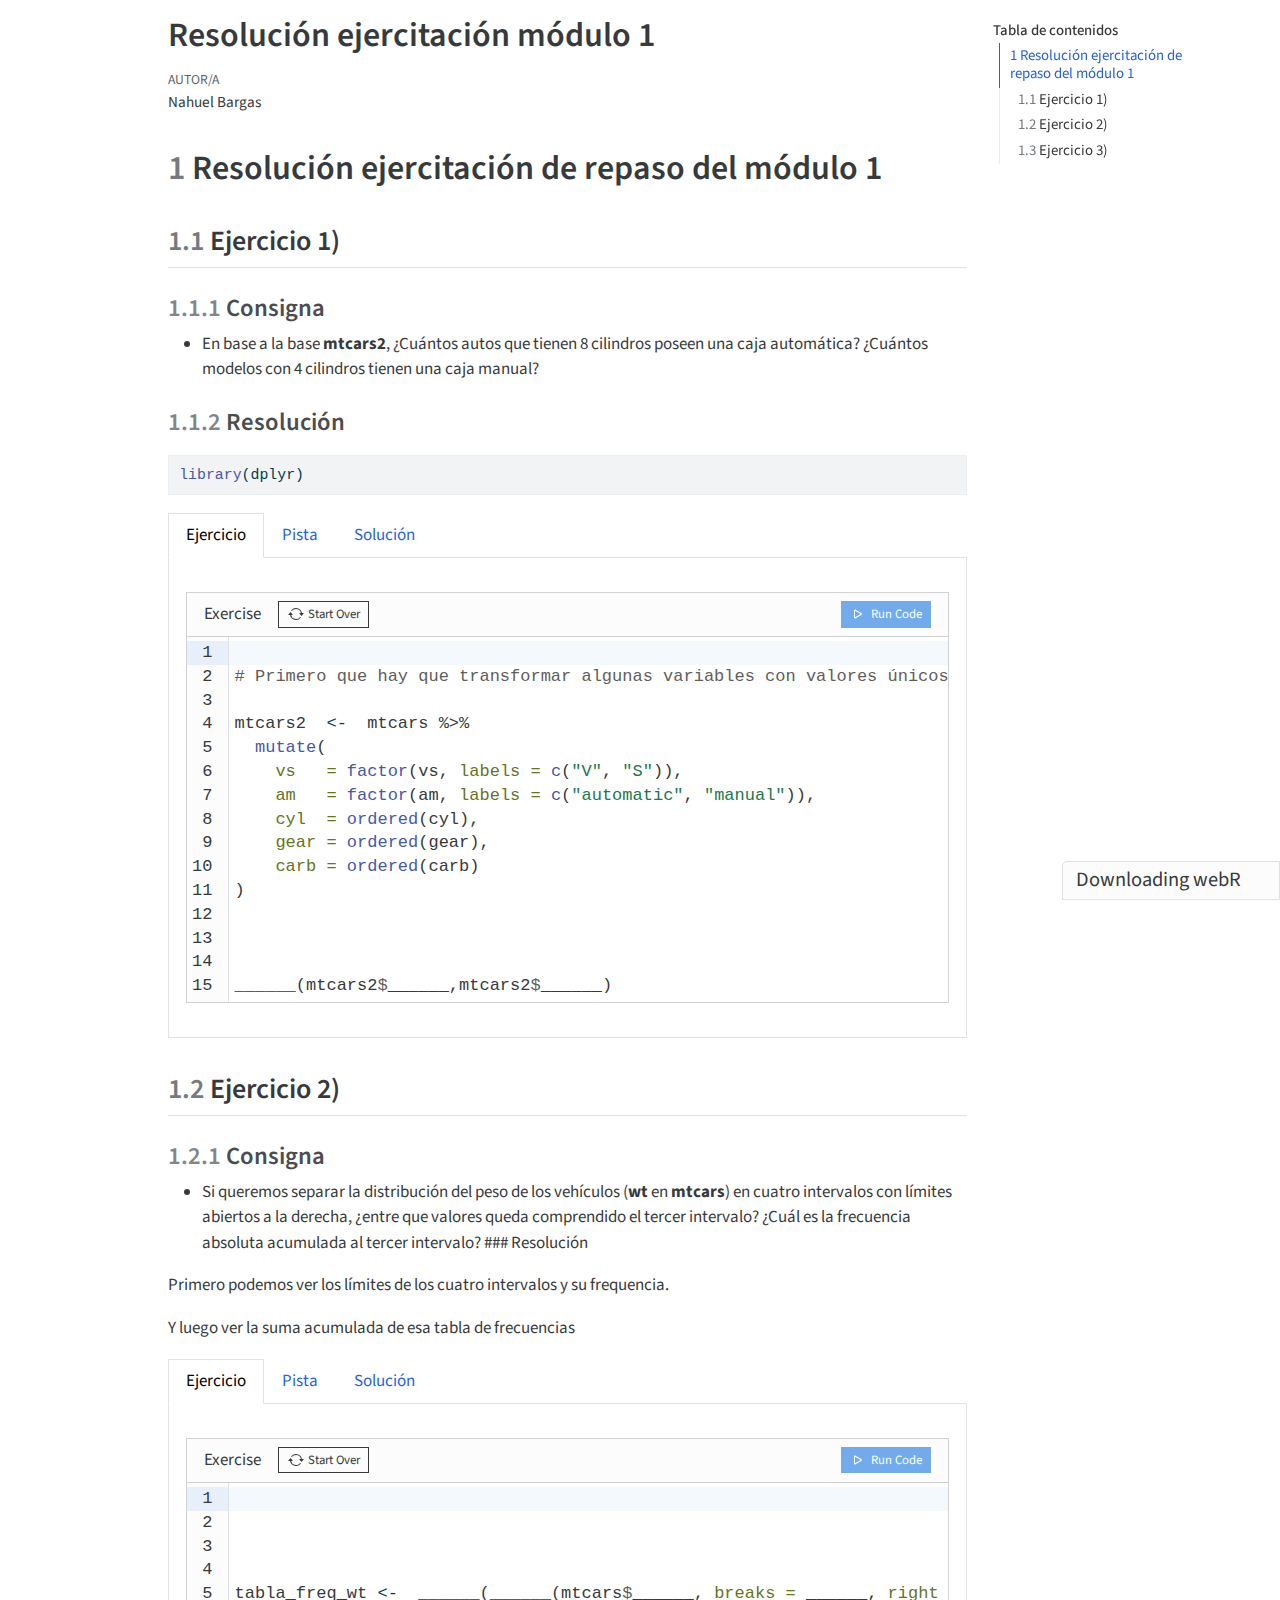
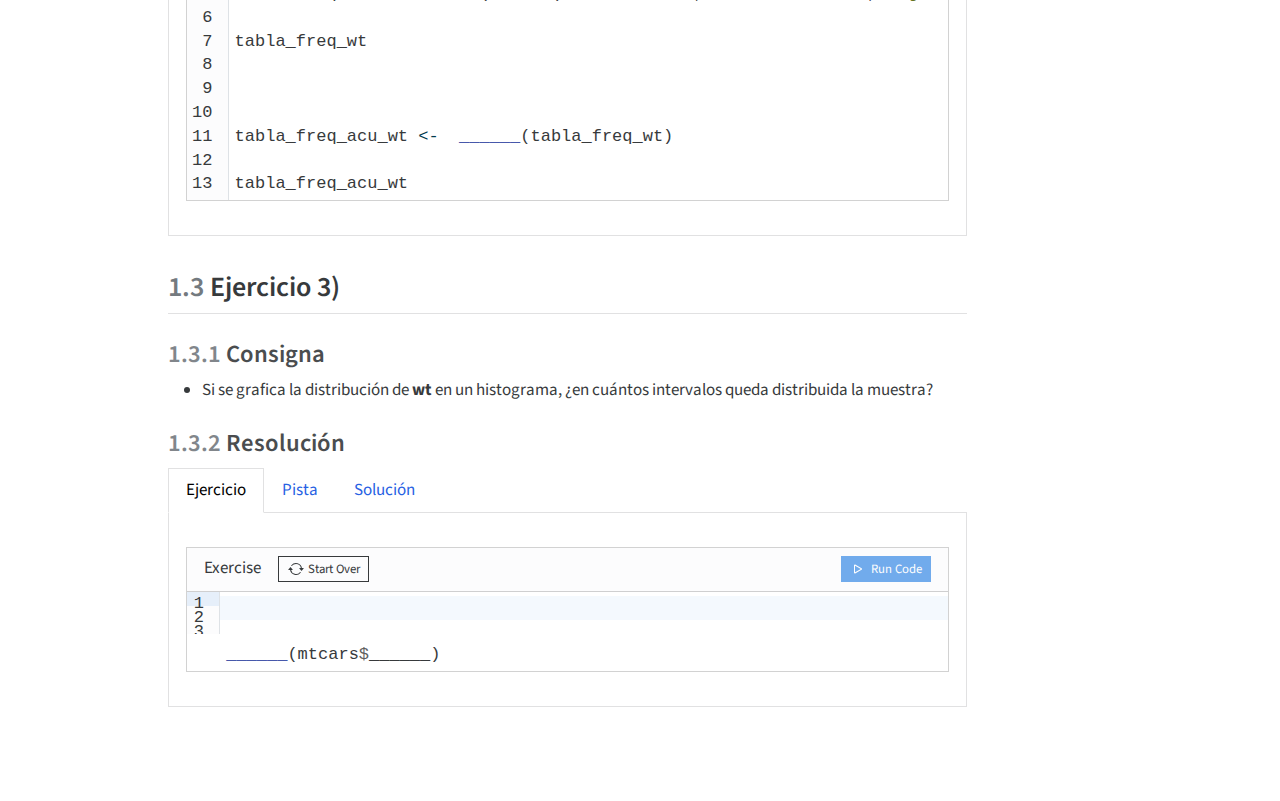
<file: resolución_ejercicios_m1-live.html>
<!DOCTYPE html>
<html xmlns="http://www.w3.org/1999/xhtml" lang="es" xml:lang="es"><head>

<meta charset="utf-8">
<meta name="generator" content="quarto-1.7.31">

<meta name="viewport" content="width=device-width, initial-scale=1.0, user-scalable=yes">

<meta name="author" content="Nahuel Bargas">

<title>Resolución ejercitación módulo 1</title>
<style>
code{white-space: pre-wrap;}
span.smallcaps{font-variant: small-caps;}
div.columns{display: flex; gap: min(4vw, 1.5em);}
div.column{flex: auto; overflow-x: auto;}
div.hanging-indent{margin-left: 1.5em; text-indent: -1.5em;}
ul.task-list{list-style: none;}
ul.task-list li input[type="checkbox"] {
  width: 0.8em;
  margin: 0 0.8em 0.2em -1em; /* quarto-specific, see https://github.com/quarto-dev/quarto-cli/issues/4556 */ 
  vertical-align: middle;
}
/* CSS for syntax highlighting */
html { -webkit-text-size-adjust: 100%; }
pre > code.sourceCode { white-space: pre; position: relative; }
pre > code.sourceCode > span { display: inline-block; line-height: 1.25; }
pre > code.sourceCode > span:empty { height: 1.2em; }
.sourceCode { overflow: visible; }
code.sourceCode > span { color: inherit; text-decoration: inherit; }
div.sourceCode { margin: 1em 0; }
pre.sourceCode { margin: 0; }
@media screen {
div.sourceCode { overflow: auto; }
}
@media print {
pre > code.sourceCode { white-space: pre-wrap; }
pre > code.sourceCode > span { text-indent: -5em; padding-left: 5em; }
}
pre.numberSource code
  { counter-reset: source-line 0; }
pre.numberSource code > span
  { position: relative; left: -4em; counter-increment: source-line; }
pre.numberSource code > span > a:first-child::before
  { content: counter(source-line);
    position: relative; left: -1em; text-align: right; vertical-align: baseline;
    border: none; display: inline-block;
    -webkit-touch-callout: none; -webkit-user-select: none;
    -khtml-user-select: none; -moz-user-select: none;
    -ms-user-select: none; user-select: none;
    padding: 0 4px; width: 4em;
  }
pre.numberSource { margin-left: 3em;  padding-left: 4px; }
div.sourceCode
  {   }
@media screen {
pre > code.sourceCode > span > a:first-child::before { text-decoration: underline; }
}
</style>


<script src="resolución_ejercicios_m1-live_files/libs/clipboard/clipboard.min.js"></script>
<script src="resolución_ejercicios_m1-live_files/libs/quarto-html/quarto.js" type="module"></script>
<script src="resolución_ejercicios_m1-live_files/libs/quarto-html/tabsets/tabsets.js" type="module"></script>
<script src="resolución_ejercicios_m1-live_files/libs/quarto-html/popper.min.js"></script>
<script src="resolución_ejercicios_m1-live_files/libs/quarto-html/tippy.umd.min.js"></script>
<script src="resolución_ejercicios_m1-live_files/libs/quarto-html/anchor.min.js"></script>
<link href="resolución_ejercicios_m1-live_files/libs/quarto-html/tippy.css" rel="stylesheet">
<link href="resolución_ejercicios_m1-live_files/libs/quarto-html/quarto-syntax-highlighting-e1a5c8363afafaef2c763b6775fbf3ca.css" rel="stylesheet" id="quarto-text-highlighting-styles">
<script src="resolución_ejercicios_m1-live_files/libs/bootstrap/bootstrap.min.js"></script>
<link href="resolución_ejercicios_m1-live_files/libs/bootstrap/bootstrap-icons.css" rel="stylesheet">
<link href="resolución_ejercicios_m1-live_files/libs/bootstrap/bootstrap-813c323200a87c37e262811031999de4.min.css" rel="stylesheet" append-hash="true" id="quarto-bootstrap" data-mode="light">
<script src="resolución_ejercicios_m1-live_files/libs/quarto-contrib/live-runtime/live-runtime.js" type="module"></script>
<link href="resolución_ejercicios_m1-live_files/libs/quarto-contrib/live-runtime/live-runtime.css" rel="stylesheet">
<script type="module" src="resolución_ejercicios_m1-live_files/libs/quarto-ojs/quarto-ojs-runtime.js"></script>
<link href="resolución_ejercicios_m1-live_files/libs/quarto-ojs/quarto-ojs.css" rel="stylesheet">


</head>

<body class="quarto-light">

<div id="quarto-content" class="page-columns page-rows-contents page-layout-article">
<div id="quarto-margin-sidebar" class="sidebar margin-sidebar">
  <nav id="TOC" role="doc-toc" class="toc-active">
    <h2 id="toc-title">Tabla de contenidos</h2>
   
  <ul>
  <li><a href="#resolución-ejercitación-de-repaso-del-módulo-1" id="toc-resolución-ejercitación-de-repaso-del-módulo-1" class="nav-link active" data-scroll-target="#resolución-ejercitación-de-repaso-del-módulo-1"><span class="header-section-number">1</span> Resolución ejercitación de repaso del módulo 1</a>
  <ul class="collapse">
  <li><a href="#ejercicio-1" id="toc-ejercicio-1" class="nav-link" data-scroll-target="#ejercicio-1"><span class="header-section-number">1.1</span> Ejercicio 1)</a>
  <ul class="collapse">
  <li><a href="#consigna" id="toc-consigna" class="nav-link" data-scroll-target="#consigna"><span class="header-section-number">1.1.1</span> Consigna</a></li>
  <li><a href="#resolución" id="toc-resolución" class="nav-link" data-scroll-target="#resolución"><span class="header-section-number">1.1.2</span> Resolución</a></li>
  </ul></li>
  <li><a href="#ejercicio-2" id="toc-ejercicio-2" class="nav-link" data-scroll-target="#ejercicio-2"><span class="header-section-number">1.2</span> Ejercicio 2)</a>
  <ul class="collapse">
  <li><a href="#consigna-1" id="toc-consigna-1" class="nav-link" data-scroll-target="#consigna-1"><span class="header-section-number">1.2.1</span> Consigna</a></li>
  </ul></li>
  <li><a href="#ejercicio-3-1" id="toc-ejercicio-3-1" class="nav-link" data-scroll-target="#ejercicio-3-1"><span class="header-section-number">1.3</span> Ejercicio 3)</a>
  <ul class="collapse">
  <li><a href="#consigna-2" id="toc-consigna-2" class="nav-link" data-scroll-target="#consigna-2"><span class="header-section-number">1.3.1</span> Consigna</a></li>
  <li><a href="#resolución-1" id="toc-resolución-1" class="nav-link" data-scroll-target="#resolución-1"><span class="header-section-number">1.3.2</span> Resolución</a></li>
  </ul></li>
  </ul></li>
  </ul>
</nav>
</div>
<main class="content" id="quarto-document-content">

<header id="title-block-header" class="quarto-title-block default">
<div class="quarto-title">
<h1 class="title">Resolución ejercitación módulo 1</h1>
</div>



<div class="quarto-title-meta">

    <div>
    <div class="quarto-title-meta-heading">Autor/a</div>
    <div class="quarto-title-meta-contents">
             <p>Nahuel Bargas </p>
          </div>
  </div>
    
  
    
  </div>
  


</header>


<section id="resolución-ejercitación-de-repaso-del-módulo-1" class="level1" data-number="1">
<h1 data-number="1"><span class="header-section-number">1</span> Resolución ejercitación de repaso del módulo 1</h1>
<section id="ejercicio-1" class="level2" data-number="1.1">
<h2 data-number="1.1" class="anchored" data-anchor-id="ejercicio-1"><span class="header-section-number">1.1</span> Ejercicio 1)</h2>
<section id="consigna" class="level3" data-number="1.1.1">
<h3 data-number="1.1.1" class="anchored" data-anchor-id="consigna"><span class="header-section-number">1.1.1</span> Consigna</h3>
<ul>
<li>En base a la base <strong>mtcars2</strong>, ¿Cuántos autos que tienen 8 cilindros poseen una caja automática? ¿Cuántos modelos con 4 cilindros tienen una caja manual?</li>
</ul>
</section>
<section id="resolución" class="level3" data-number="1.1.2">
<h3 data-number="1.1.2" class="anchored" data-anchor-id="resolución"><span class="header-section-number">1.1.2</span> Resolución</h3>
<div class="cell" data-edit="false">
<div>
<div id="webr-1" class="exercise-cell">

</div>
<script type="webr-1-contents">
eyJhdHRyIjp7ImVkaXQiOmZhbHNlLCJldmFsIjp0cnVlLCJ3YXJuaW5nIjpmYWxzZX0sImNvZGUiOiJsaWJyYXJ5KGRwbHlyKSJ9
</script>
</div>
</div>
<div class="tabset-margin-container"></div><div class="panel-tabset">
<ul class="nav nav-tabs" role="tablist"><li class="nav-item" role="presentation"><a class="nav-link active" id="tabset-1-1-tab" data-bs-toggle="tab" data-bs-target="#tabset-1-1" role="tab" aria-controls="tabset-1-1" aria-selected="true" href="">Ejercicio</a></li><li class="nav-item" role="presentation"><a class="nav-link" id="tabset-1-2-tab" data-bs-toggle="tab" data-bs-target="#tabset-1-2" role="tab" aria-controls="tabset-1-2" aria-selected="false" href="">Pista</a></li><li class="nav-item" role="presentation"><a class="nav-link" id="tabset-1-3-tab" data-bs-toggle="tab" data-bs-target="#tabset-1-3" role="tab" aria-controls="tabset-1-3" aria-selected="false" href="">Solución</a></li></ul>
<div class="tab-content">
<div id="tabset-1-1" class="tab-pane active" role="tabpanel" aria-labelledby="tabset-1-1-tab">
<div class="cell" data-setup="true" data-exercise="ex_1">
<script type="exercise-setup-ex_1-contents">
eyJhdHRyIjp7ImVkaXQiOnRydWUsImV2YWwiOnRydWUsImV4ZXJjaXNlIjoiZXhfMSIsInNldHVwIjp0cnVlfSwiY29kZSI6ImxpYnJhcnkoZHBseXIpIn0=
</script>
</div>
<div class="cell">
<div>
<div id="webr-3" class="exercise-cell">

</div>
<script type="webr-3-contents">
[base64]
</script>
</div>
</div>
</div>
<div id="tabset-1-2" class="tab-pane" role="tabpanel" aria-labelledby="tabset-1-2-tab">
<div class="hint webr-ojs-exercise exercise-hint d-none" data-exercise="ex_1">
<ul>
<li>Pueden usar la función <strong>table()</strong>.</li>
<li>No olvidarse de indicar el nombre de las variables tras el símbolo ‘$’:</li>
</ul>
<div class="sourceCode" id="cb1"><pre class="sourceCode r code-with-copy"><code class="sourceCode r"><span id="cb1-1"><a href="#cb1-1" aria-hidden="true" tabindex="-1"></a><span class="fu">table</span>(______)</span></code><button title="Copiar al portapapeles" class="code-copy-button"><i class="bi"></i></button></pre></div>
</div>
</div>
<div id="tabset-1-3" class="tab-pane" role="tabpanel" aria-labelledby="tabset-1-3-tab">
<div class="webr-ojs-exercise exercise-solution d-none" data-exercise="ex_1">
<div class="sourceCode" id="annotated-cell-2"><pre class="sourceCode r code-annotation-code code-with-copy code-annotated"><code class="sourceCode r"><span id="annotated-cell-2-1"><a href="#annotated-cell-2-1" aria-hidden="true" tabindex="-1"></a></span>
<span id="annotated-cell-2-2"><a href="#annotated-cell-2-2" aria-hidden="true" tabindex="-1"></a>mtcars2  <span class="ot">&lt;-</span>  mtcars <span class="sc">%&gt;%</span> </span>
<span id="annotated-cell-2-3"><a href="#annotated-cell-2-3" aria-hidden="true" tabindex="-1"></a>  <span class="fu">mutate</span>(</span>
<span id="annotated-cell-2-4"><a href="#annotated-cell-2-4" aria-hidden="true" tabindex="-1"></a>    <span class="at">vs   =</span> <span class="fu">factor</span>(vs, <span class="at">labels =</span> <span class="fu">c</span>(<span class="st">"V"</span>, <span class="st">"S"</span>)),</span>
<span id="annotated-cell-2-5"><a href="#annotated-cell-2-5" aria-hidden="true" tabindex="-1"></a>    <span class="at">am   =</span> <span class="fu">factor</span>(am, <span class="at">labels =</span> <span class="fu">c</span>(<span class="st">"automatic"</span>, <span class="st">"manual"</span>)),</span>
<span id="annotated-cell-2-6"><a href="#annotated-cell-2-6" aria-hidden="true" tabindex="-1"></a>    <span class="at">cyl  =</span> <span class="fu">ordered</span>(cyl), </span>
<span id="annotated-cell-2-7"><a href="#annotated-cell-2-7" aria-hidden="true" tabindex="-1"></a>    <span class="at">gear =</span> <span class="fu">ordered</span>(gear),</span>
<span id="annotated-cell-2-8"><a href="#annotated-cell-2-8" aria-hidden="true" tabindex="-1"></a>    <span class="at">carb =</span> <span class="fu">ordered</span>(carb)</span>
<span id="annotated-cell-2-9"><a href="#annotated-cell-2-9" aria-hidden="true" tabindex="-1"></a>)</span>
<span id="annotated-cell-2-10"><a href="#annotated-cell-2-10" aria-hidden="true" tabindex="-1"></a></span>
<span id="annotated-cell-2-11"><a href="#annotated-cell-2-11" aria-hidden="true" tabindex="-1"></a></span>
<span id="annotated-cell-2-12"><a href="#annotated-cell-2-12" aria-hidden="true" tabindex="-1"></a></span>
<a class="code-annotation-anchor" data-target-cell="annotated-cell-2" data-target-annotation="1" onclick="event.preventDefault();" href="">1</a><span id="annotated-cell-2-13" class="code-annotation-target"><a href="#annotated-cell-2-13" aria-hidden="true" tabindex="-1"></a><span class="fu">table</span>(mtcars2<span class="sc">$</span>cyl,mtcars2<span class="sc">$</span>am)</span><div class="code-annotation-gutter-bg"></div><div class="code-annotation-gutter"></div></code><button title="Copiar al portapapeles" class="code-copy-button"><i class="bi"></i></button></pre></div>
<dl class="code-annotation-container-grid">
<dt data-target-cell="annotated-cell-2" data-target-annotation="1">1</dt>
<dd>
<span data-code-cell="annotated-cell-2" data-code-lines="13" data-code-annotation="1">Utilizar la función <strong>table()</strong> sobre las variables <strong>cyl</strong> y <strong>am</strong> del objeto <strong>mtcars2</strong></span>
</dd>
</dl>
</div>
</div>
</div>
</div>
</section>
</section>
<section id="ejercicio-2" class="level2" data-number="1.2">
<h2 data-number="1.2" class="anchored" data-anchor-id="ejercicio-2"><span class="header-section-number">1.2</span> Ejercicio 2)</h2>
<section id="consigna-1" class="level3" data-number="1.2.1">
<h3 data-number="1.2.1" class="anchored" data-anchor-id="consigna-1"><span class="header-section-number">1.2.1</span> Consigna</h3>
<ul>
<li>Si queremos separar la distribución del peso de los vehículos (<strong>wt</strong> en <strong>mtcars</strong>) en cuatro intervalos con límites abiertos a la derecha, ¿entre que valores queda comprendido el tercer intervalo? ¿Cuál es la frecuencia absoluta acumulada al tercer intervalo? ### Resolución</li>
</ul>
<p>Primero podemos ver los límites de los cuatro intervalos y su frequencia.</p>
<p>Y luego ver la suma acumulada de esa tabla de frecuencias</p>
<div class="tabset-margin-container"></div><div class="panel-tabset">
<ul class="nav nav-tabs" role="tablist"><li class="nav-item" role="presentation"><a class="nav-link active" id="tabset-2-1-tab" data-bs-toggle="tab" data-bs-target="#tabset-2-1" role="tab" aria-controls="tabset-2-1" aria-selected="true" href="">Ejercicio</a></li><li class="nav-item" role="presentation"><a class="nav-link" id="tabset-2-2-tab" data-bs-toggle="tab" data-bs-target="#tabset-2-2" role="tab" aria-controls="tabset-2-2" aria-selected="false" href="">Pista</a></li><li class="nav-item" role="presentation"><a class="nav-link" id="tabset-2-3-tab" data-bs-toggle="tab" data-bs-target="#tabset-2-3" role="tab" aria-controls="tabset-2-3" aria-selected="false" href="">Solución</a></li></ul>
<div class="tab-content">
<div id="tabset-2-1" class="tab-pane active" role="tabpanel" aria-labelledby="tabset-2-1-tab">
<div class="cell">
<div>
<div id="webr-4" class="exercise-cell">

</div>
<script type="webr-4-contents">
[base64]
</script>
</div>
</div>
</div>
<div id="tabset-2-2" class="tab-pane" role="tabpanel" aria-labelledby="tabset-2-2-tab">
<div class="hint webr-ojs-exercise exercise-hint d-none" data-exercise="ex_2">
<ul>
<li>Pueden usar la función <strong>table()</strong> en conjunción con <strong>cut()</strong> para conocer las frequencias de cada intervalo.</li>
<li>No olvidarse de indicar el nombre de la variable tras el símbolo ‘$’ y la cantidad de intervalos que quieren separar a la variable continua.</li>
<li>Con <code>cumsum()</code> se puede ver la suma acumulada de esa tabla de frecuencias.</li>
</ul>
</div>
</div>
<div id="tabset-2-3" class="tab-pane" role="tabpanel" aria-labelledby="tabset-2-3-tab">
<div class="webr-ojs-exercise exercise-solution d-none" data-exercise="ex_2">
<div class="sourceCode" id="cb2"><pre class="sourceCode r code-with-copy"><code class="sourceCode r"><span id="cb2-1"><a href="#cb2-1" aria-hidden="true" tabindex="-1"></a></span>
<span id="cb2-2"><a href="#cb2-2" aria-hidden="true" tabindex="-1"></a>tabla_freq_wt <span class="ot">&lt;-</span>  <span class="fu">table</span>(<span class="fu">cut</span>(mtcars<span class="sc">$</span>wt, <span class="at">breaks =</span> <span class="dv">4</span>, <span class="at">right =</span> <span class="cn">FALSE</span>)) </span>
<span id="cb2-3"><a href="#cb2-3" aria-hidden="true" tabindex="-1"></a></span>
<span id="cb2-4"><a href="#cb2-4" aria-hidden="true" tabindex="-1"></a>tabla_freq_wt </span>
<span id="cb2-5"><a href="#cb2-5" aria-hidden="true" tabindex="-1"></a></span>
<span id="cb2-6"><a href="#cb2-6" aria-hidden="true" tabindex="-1"></a></span>
<span id="cb2-7"><a href="#cb2-7" aria-hidden="true" tabindex="-1"></a>tabla_freq_acu_wt <span class="ot">&lt;-</span>  <span class="fu">cumsum</span>(tabla_freq_wt)</span>
<span id="cb2-8"><a href="#cb2-8" aria-hidden="true" tabindex="-1"></a></span>
<span id="cb2-9"><a href="#cb2-9" aria-hidden="true" tabindex="-1"></a>tabla_freq_acu_wt</span>
<span id="cb2-10"><a href="#cb2-10" aria-hidden="true" tabindex="-1"></a></span>
<span id="cb2-11"><a href="#cb2-11" aria-hidden="true" tabindex="-1"></a></span>
<span id="cb2-12"><a href="#cb2-12" aria-hidden="true" tabindex="-1"></a><span class="co"># También se podría haber realizado todo en una misma línea:</span></span>
<span id="cb2-13"><a href="#cb2-13" aria-hidden="true" tabindex="-1"></a>    </span>
<span id="cb2-14"><a href="#cb2-14" aria-hidden="true" tabindex="-1"></a><span class="fu">cumsum</span>(<span class="fu">table</span>(<span class="fu">cut</span>(mtcars<span class="sc">$</span>wt, <span class="at">breaks =</span> <span class="dv">4</span>, <span class="at">right =</span> <span class="cn">FALSE</span>)))</span>
<span id="cb2-15"><a href="#cb2-15" aria-hidden="true" tabindex="-1"></a>   </span></code><button title="Copiar al portapapeles" class="code-copy-button"><i class="bi"></i></button></pre></div>
</div>
</div>
</div>
</div>
</section>
</section>
<section id="ejercicio-3-1" class="level2" data-number="1.3">
<h2 data-number="1.3" class="anchored" data-anchor-id="ejercicio-3-1"><span class="header-section-number">1.3</span> Ejercicio 3)</h2>
<section id="consigna-2" class="level3" data-number="1.3.1">
<h3 data-number="1.3.1" class="anchored" data-anchor-id="consigna-2"><span class="header-section-number">1.3.1</span> Consigna</h3>
<ul>
<li>Si se grafica la distribución de <strong>wt</strong> en un histograma, ¿en cuántos intervalos queda distribuida la muestra?</li>
</ul>
</section>
<section id="resolución-1" class="level3" data-number="1.3.2">
<h3 data-number="1.3.2" class="anchored" data-anchor-id="resolución-1"><span class="header-section-number">1.3.2</span> Resolución</h3>
<div class="tabset-margin-container"></div><div class="panel-tabset">
<ul class="nav nav-tabs" role="tablist"><li class="nav-item" role="presentation"><a class="nav-link active" id="tabset-3-1-tab" data-bs-toggle="tab" data-bs-target="#tabset-3-1" role="tab" aria-controls="tabset-3-1" aria-selected="true" href="">Ejercicio</a></li><li class="nav-item" role="presentation"><a class="nav-link" id="tabset-3-2-tab" data-bs-toggle="tab" data-bs-target="#tabset-3-2" role="tab" aria-controls="tabset-3-2" aria-selected="false" href="">Pista</a></li><li class="nav-item" role="presentation"><a class="nav-link" id="tabset-3-3-tab" data-bs-toggle="tab" data-bs-target="#tabset-3-3" role="tab" aria-controls="tabset-3-3" aria-selected="false" href="">Solución</a></li></ul>
<div class="tab-content">
<div id="tabset-3-1" class="tab-pane active" role="tabpanel" aria-labelledby="tabset-3-1-tab">
<div class="cell">
<div>
<div id="webr-5" class="exercise-cell">

</div>
<script type="webr-5-contents">
eyJhdHRyIjp7ImVkaXQiOnRydWUsImV2YWwiOnRydWUsImV4ZXJjaXNlIjoiZXhfMyJ9LCJjb2RlIjoiXG5cbl9fX19fXyhtdGNhcnMkX19fX19fKSJ9
</script>
</div>
</div>
</div>
<div id="tabset-3-2" class="tab-pane" role="tabpanel" aria-labelledby="tabset-3-2-tab">
<div class="hint webr-ojs-exercise exercise-hint d-none" data-exercise="ex_3">
<ul>
<li>Un histograma puede graficarse con <strong>hist()</strong></li>
<li>No olvidarse de indicar el nombre de las variable tras el símbolo ‘$’.</li>
<li>Al utilizar la función <strong>hist()</strong>, uno de los intervalos no tendrá observaciones</li>
</ul>
</div>
</div>
<div id="tabset-3-3" class="tab-pane" role="tabpanel" aria-labelledby="tabset-3-3-tab">
<div class="webr-ojs-exercise exercise-solution d-none" data-exercise="ex_2">
<div class="sourceCode" id="annotated-cell-4"><pre class="sourceCode r code-annotation-code code-with-copy code-annotated"><code class="sourceCode r"><span id="annotated-cell-4-1"><a href="#annotated-cell-4-1" aria-hidden="true" tabindex="-1"></a></span>
<span id="annotated-cell-4-2"><a href="#annotated-cell-4-2" aria-hidden="true" tabindex="-1"></a><span class="fu">hist</span>(mtcars<span class="sc">$</span>wt)</span>
<span id="annotated-cell-4-3"><a href="#annotated-cell-4-3" aria-hidden="true" tabindex="-1"></a></span>
<span id="annotated-cell-4-4"><a href="#annotated-cell-4-4" aria-hidden="true" tabindex="-1"></a><span class="co"># o:</span></span>
<span id="annotated-cell-4-5"><a href="#annotated-cell-4-5" aria-hidden="true" tabindex="-1"></a></span>
<a class="code-annotation-anchor" data-target-cell="annotated-cell-4" data-target-annotation="1" onclick="event.preventDefault();" href="">1</a><span id="annotated-cell-4-6" class="code-annotation-target"><a href="#annotated-cell-4-6" aria-hidden="true" tabindex="-1"></a><span class="fu">ggplot</span>(mtcars,<span class="fu">aes</span>(mpg)) <span class="sc">+</span> <span class="fu">geom_histogram</span>()</span><div class="code-annotation-gutter-bg"></div><div class="code-annotation-gutter"></div></code><button title="Copiar al portapapeles" class="code-copy-button"><i class="bi"></i></button></pre></div>
<dl class="code-annotation-container-grid">
<dt data-target-cell="annotated-cell-4" data-target-annotation="1">1</dt>
<dd>
<span data-code-cell="annotated-cell-4" data-code-lines="6" data-code-annotation="1">Los intervalos que se obtienen por defecto al aplicar <strong>hist()</strong> difieren de los que se obtendrían con <strong>geom_histogram()</strong> de <strong>ggplot</strong>.</span>
</dd>
</dl>
</div>
</div>
</div>
</div>
<script type="webr-data">
eyJvcHRpb25zIjp7ImJhc2VVcmwiOiJodHRwczovL3dlYnIuci13YXNtLm9yZy92MC40LjIvIn0sInBhY2thZ2VzIjp7InBrZ3MiOlsiZXZhbHVhdGUiLCJrbml0ciIsImh0bWx0b29scyJdLCJyZXBvcyI6W119LCJyZW5kZXJfZGYiOiJkZWZhdWx0In0=
</script>
<script type="ojs-module-contents">
[base64]
</script>
<div id="exercise-loading-indicator" class="exercise-loading-indicator d-none d-flex align-items-center gap-2">
<div id="exercise-loading-status" class="d-flex gap-2">

</div>
<div class="spinner-grow spinner-grow-sm">

</div>
</div>
<script type="vfs-file">
W10=
</script>
</section>
</section>
</section>

</main>
<!-- /main column -->
<script type="ojs-module-contents">
eyJjb250ZW50cyI6W119
</script>
<script type="module">
if (window.location.protocol === "file:") { alert("The OJS runtime does not work with file:// URLs. Please use a web server to view this document."); }
window._ojs.paths.runtimeToDoc = "../../..";
window._ojs.paths.runtimeToRoot = "../../..";
window._ojs.paths.docToRoot = "";
window._ojs.selfContained = false;
window._ojs.runtime.interpretFromScriptTags();
</script>
<script id="quarto-html-after-body" type="application/javascript">
  window.document.addEventListener("DOMContentLoaded", function (event) {
    const icon = "";
    const anchorJS = new window.AnchorJS();
    anchorJS.options = {
      placement: 'right',
      icon: icon
    };
    anchorJS.add('.anchored');
    const isCodeAnnotation = (el) => {
      for (const clz of el.classList) {
        if (clz.startsWith('code-annotation-')) {                     
          return true;
        }
      }
      return false;
    }
    const onCopySuccess = function(e) {
      // button target
      const button = e.trigger;
      // don't keep focus
      button.blur();
      // flash "checked"
      button.classList.add('code-copy-button-checked');
      var currentTitle = button.getAttribute("title");
      button.setAttribute("title", "Copiado");
      let tooltip;
      if (window.bootstrap) {
        button.setAttribute("data-bs-toggle", "tooltip");
        button.setAttribute("data-bs-placement", "left");
        button.setAttribute("data-bs-title", "Copiado");
        tooltip = new bootstrap.Tooltip(button, 
          { trigger: "manual", 
            customClass: "code-copy-button-tooltip",
            offset: [0, -8]});
        tooltip.show();    
      }
      setTimeout(function() {
        if (tooltip) {
          tooltip.hide();
          button.removeAttribute("data-bs-title");
          button.removeAttribute("data-bs-toggle");
          button.removeAttribute("data-bs-placement");
        }
        button.setAttribute("title", currentTitle);
        button.classList.remove('code-copy-button-checked');
      }, 1000);
      // clear code selection
      e.clearSelection();
    }
    const getTextToCopy = function(trigger) {
        const codeEl = trigger.previousElementSibling.cloneNode(true);
        for (const childEl of codeEl.children) {
          if (isCodeAnnotation(childEl)) {
            childEl.remove();
          }
        }
        return codeEl.innerText;
    }
    const clipboard = new window.ClipboardJS('.code-copy-button:not([data-in-quarto-modal])', {
      text: getTextToCopy
    });
    clipboard.on('success', onCopySuccess);
    if (window.document.getElementById('quarto-embedded-source-code-modal')) {
      const clipboardModal = new window.ClipboardJS('.code-copy-button[data-in-quarto-modal]', {
        text: getTextToCopy,
        container: window.document.getElementById('quarto-embedded-source-code-modal')
      });
      clipboardModal.on('success', onCopySuccess);
    }
      var localhostRegex = new RegExp(/^(?:http|https):\/\/localhost\:?[0-9]*\//);
      var mailtoRegex = new RegExp(/^mailto:/);
        var filterRegex = new RegExp('/' + window.location.host + '/');
      var isInternal = (href) => {
          return filterRegex.test(href) || localhostRegex.test(href) || mailtoRegex.test(href);
      }
      // Inspect non-navigation links and adorn them if external
     var links = window.document.querySelectorAll('a[href]:not(.nav-link):not(.navbar-brand):not(.toc-action):not(.sidebar-link):not(.sidebar-item-toggle):not(.pagination-link):not(.no-external):not([aria-hidden]):not(.dropdown-item):not(.quarto-navigation-tool):not(.about-link)');
      for (var i=0; i<links.length; i++) {
        const link = links[i];
        if (!isInternal(link.href)) {
          // undo the damage that might have been done by quarto-nav.js in the case of
          // links that we want to consider external
          if (link.dataset.originalHref !== undefined) {
            link.href = link.dataset.originalHref;
          }
        }
      }
    function tippyHover(el, contentFn, onTriggerFn, onUntriggerFn) {
      const config = {
        allowHTML: true,
        maxWidth: 500,
        delay: 100,
        arrow: false,
        appendTo: function(el) {
            return el.parentElement;
        },
        interactive: true,
        interactiveBorder: 10,
        theme: 'quarto',
        placement: 'bottom-start',
      };
      if (contentFn) {
        config.content = contentFn;
      }
      if (onTriggerFn) {
        config.onTrigger = onTriggerFn;
      }
      if (onUntriggerFn) {
        config.onUntrigger = onUntriggerFn;
      }
      window.tippy(el, config); 
    }
    const noterefs = window.document.querySelectorAll('a[role="doc-noteref"]');
    for (var i=0; i<noterefs.length; i++) {
      const ref = noterefs[i];
      tippyHover(ref, function() {
        // use id or data attribute instead here
        let href = ref.getAttribute('data-footnote-href') || ref.getAttribute('href');
        try { href = new URL(href).hash; } catch {}
        const id = href.replace(/^#\/?/, "");
        const note = window.document.getElementById(id);
        if (note) {
          return note.innerHTML;
        } else {
          return "";
        }
      });
    }
    const xrefs = window.document.querySelectorAll('a.quarto-xref');
    const processXRef = (id, note) => {
      // Strip column container classes
      const stripColumnClz = (el) => {
        el.classList.remove("page-full", "page-columns");
        if (el.children) {
          for (const child of el.children) {
            stripColumnClz(child);
          }
        }
      }
      stripColumnClz(note)
      if (id === null || id.startsWith('sec-')) {
        // Special case sections, only their first couple elements
        const container = document.createElement("div");
        if (note.children && note.children.length > 2) {
          container.appendChild(note.children[0].cloneNode(true));
          for (let i = 1; i < note.children.length; i++) {
            const child = note.children[i];
            if (child.tagName === "P" && child.innerText === "") {
              continue;
            } else {
              container.appendChild(child.cloneNode(true));
              break;
            }
          }
          if (window.Quarto?.typesetMath) {
            window.Quarto.typesetMath(container);
          }
          return container.innerHTML
        } else {
          if (window.Quarto?.typesetMath) {
            window.Quarto.typesetMath(note);
          }
          return note.innerHTML;
        }
      } else {
        // Remove any anchor links if they are present
        const anchorLink = note.querySelector('a.anchorjs-link');
        if (anchorLink) {
          anchorLink.remove();
        }
        if (window.Quarto?.typesetMath) {
          window.Quarto.typesetMath(note);
        }
        if (note.classList.contains("callout")) {
          return note.outerHTML;
        } else {
          return note.innerHTML;
        }
      }
    }
    for (var i=0; i<xrefs.length; i++) {
      const xref = xrefs[i];
      tippyHover(xref, undefined, function(instance) {
        instance.disable();
        let url = xref.getAttribute('href');
        let hash = undefined; 
        if (url.startsWith('#')) {
          hash = url;
        } else {
          try { hash = new URL(url).hash; } catch {}
        }
        if (hash) {
          const id = hash.replace(/^#\/?/, "");
          const note = window.document.getElementById(id);
          if (note !== null) {
            try {
              const html = processXRef(id, note.cloneNode(true));
              instance.setContent(html);
            } finally {
              instance.enable();
              instance.show();
            }
          } else {
            // See if we can fetch this
            fetch(url.split('#')[0])
            .then(res => res.text())
            .then(html => {
              const parser = new DOMParser();
              const htmlDoc = parser.parseFromString(html, "text/html");
              const note = htmlDoc.getElementById(id);
              if (note !== null) {
                const html = processXRef(id, note);
                instance.setContent(html);
              } 
            }).finally(() => {
              instance.enable();
              instance.show();
            });
          }
        } else {
          // See if we can fetch a full url (with no hash to target)
          // This is a special case and we should probably do some content thinning / targeting
          fetch(url)
          .then(res => res.text())
          .then(html => {
            const parser = new DOMParser();
            const htmlDoc = parser.parseFromString(html, "text/html");
            const note = htmlDoc.querySelector('main.content');
            if (note !== null) {
              // This should only happen for chapter cross references
              // (since there is no id in the URL)
              // remove the first header
              if (note.children.length > 0 && note.children[0].tagName === "HEADER") {
                note.children[0].remove();
              }
              const html = processXRef(null, note);
              instance.setContent(html);
            } 
          }).finally(() => {
            instance.enable();
            instance.show();
          });
        }
      }, function(instance) {
      });
    }
        let selectedAnnoteEl;
        const selectorForAnnotation = ( cell, annotation) => {
          let cellAttr = 'data-code-cell="' + cell + '"';
          let lineAttr = 'data-code-annotation="' +  annotation + '"';
          const selector = 'span[' + cellAttr + '][' + lineAttr + ']';
          return selector;
        }
        const selectCodeLines = (annoteEl) => {
          const doc = window.document;
          const targetCell = annoteEl.getAttribute("data-target-cell");
          const targetAnnotation = annoteEl.getAttribute("data-target-annotation");
          const annoteSpan = window.document.querySelector(selectorForAnnotation(targetCell, targetAnnotation));
          const lines = annoteSpan.getAttribute("data-code-lines").split(",");
          const lineIds = lines.map((line) => {
            return targetCell + "-" + line;
          })
          let top = null;
          let height = null;
          let parent = null;
          if (lineIds.length > 0) {
              //compute the position of the single el (top and bottom and make a div)
              const el = window.document.getElementById(lineIds[0]);
              top = el.offsetTop;
              height = el.offsetHeight;
              parent = el.parentElement.parentElement;
            if (lineIds.length > 1) {
              const lastEl = window.document.getElementById(lineIds[lineIds.length - 1]);
              const bottom = lastEl.offsetTop + lastEl.offsetHeight;
              height = bottom - top;
            }
            if (top !== null && height !== null && parent !== null) {
              // cook up a div (if necessary) and position it 
              let div = window.document.getElementById("code-annotation-line-highlight");
              if (div === null) {
                div = window.document.createElement("div");
                div.setAttribute("id", "code-annotation-line-highlight");
                div.style.position = 'absolute';
                parent.appendChild(div);
              }
              div.style.top = top - 2 + "px";
              div.style.height = height + 4 + "px";
              div.style.left = 0;
              let gutterDiv = window.document.getElementById("code-annotation-line-highlight-gutter");
              if (gutterDiv === null) {
                gutterDiv = window.document.createElement("div");
                gutterDiv.setAttribute("id", "code-annotation-line-highlight-gutter");
                gutterDiv.style.position = 'absolute';
                const codeCell = window.document.getElementById(targetCell);
                const gutter = codeCell.querySelector('.code-annotation-gutter');
                gutter.appendChild(gutterDiv);
              }
              gutterDiv.style.top = top - 2 + "px";
              gutterDiv.style.height = height + 4 + "px";
            }
            selectedAnnoteEl = annoteEl;
          }
        };
        const unselectCodeLines = () => {
          const elementsIds = ["code-annotation-line-highlight", "code-annotation-line-highlight-gutter"];
          elementsIds.forEach((elId) => {
            const div = window.document.getElementById(elId);
            if (div) {
              div.remove();
            }
          });
          selectedAnnoteEl = undefined;
        };
          // Handle positioning of the toggle
      window.addEventListener(
        "resize",
        throttle(() => {
          elRect = undefined;
          if (selectedAnnoteEl) {
            selectCodeLines(selectedAnnoteEl);
          }
        }, 10)
      );
      function throttle(fn, ms) {
      let throttle = false;
      let timer;
        return (...args) => {
          if(!throttle) { // first call gets through
              fn.apply(this, args);
              throttle = true;
          } else { // all the others get throttled
              if(timer) clearTimeout(timer); // cancel #2
              timer = setTimeout(() => {
                fn.apply(this, args);
                timer = throttle = false;
              }, ms);
          }
        };
      }
        // Attach click handler to the DT
        const annoteDls = window.document.querySelectorAll('dt[data-target-cell]');
        for (const annoteDlNode of annoteDls) {
          annoteDlNode.addEventListener('click', (event) => {
            const clickedEl = event.target;
            if (clickedEl !== selectedAnnoteEl) {
              unselectCodeLines();
              const activeEl = window.document.querySelector('dt[data-target-cell].code-annotation-active');
              if (activeEl) {
                activeEl.classList.remove('code-annotation-active');
              }
              selectCodeLines(clickedEl);
              clickedEl.classList.add('code-annotation-active');
            } else {
              // Unselect the line
              unselectCodeLines();
              clickedEl.classList.remove('code-annotation-active');
            }
          });
        }
    const findCites = (el) => {
      const parentEl = el.parentElement;
      if (parentEl) {
        const cites = parentEl.dataset.cites;
        if (cites) {
          return {
            el,
            cites: cites.split(' ')
          };
        } else {
          return findCites(el.parentElement)
        }
      } else {
        return undefined;
      }
    };
    var bibliorefs = window.document.querySelectorAll('a[role="doc-biblioref"]');
    for (var i=0; i<bibliorefs.length; i++) {
      const ref = bibliorefs[i];
      const citeInfo = findCites(ref);
      if (citeInfo) {
        tippyHover(citeInfo.el, function() {
          var popup = window.document.createElement('div');
          citeInfo.cites.forEach(function(cite) {
            var citeDiv = window.document.createElement('div');
            citeDiv.classList.add('hanging-indent');
            citeDiv.classList.add('csl-entry');
            var biblioDiv = window.document.getElementById('ref-' + cite);
            if (biblioDiv) {
              citeDiv.innerHTML = biblioDiv.innerHTML;
            }
            popup.appendChild(citeDiv);
          });
          return popup.innerHTML;
        });
      }
    }
  });
  </script>
</div> <!-- /content -->




</body></html>
</file>
<file: resolucion_ejercicios_m1-live_files/libs/quarto-html/tippy.css>
.tippy-box[data-animation=fade][data-state=hidden]{opacity:0}[data-tippy-root]{max-width:calc(100vw - 10px)}.tippy-box{position:relative;background-color:#333;color:#fff;border-radius:4px;font-size:14px;line-height:1.4;white-space:normal;outline:0;transition-property:transform,visibility,opacity}.tippy-box[data-placement^=top]>.tippy-arrow{bottom:0}.tippy-box[data-placement^=top]>.tippy-arrow:before{bottom:-7px;left:0;border-width:8px 8px 0;border-top-color:initial;transform-origin:center top}.tippy-box[data-placement^=bottom]>.tippy-arrow{top:0}.tippy-box[data-placement^=bottom]>.tippy-arrow:before{top:-7px;left:0;border-width:0 8px 8px;border-bottom-color:initial;transform-origin:center bottom}.tippy-box[data-placement^=left]>.tippy-arrow{right:0}.tippy-box[data-placement^=left]>.tippy-arrow:before{border-width:8px 0 8px 8px;border-left-color:initial;right:-7px;transform-origin:center left}.tippy-box[data-placement^=right]>.tippy-arrow{left:0}.tippy-box[data-placement^=right]>.tippy-arrow:before{left:-7px;border-width:8px 8px 8px 0;border-right-color:initial;transform-origin:center right}.tippy-box[data-inertia][data-state=visible]{transition-timing-function:cubic-bezier(.54,1.5,.38,1.11)}.tippy-arrow{width:16px;height:16px;color:#333}.tippy-arrow:before{content:"";position:absolute;border-color:transparent;border-style:solid}.tippy-content{position:relative;padding:5px 9px;z-index:1}
</file>
<file: resolucion_ejercicios_m1-live_files/libs/quarto-html/quarto-syntax-highlighting-e1a5c8363afafaef2c763b6775fbf3ca.css>
/* quarto syntax highlight colors */
:root {
  --quarto-hl-ot-color: #003B4F;
  --quarto-hl-at-color: #657422;
  --quarto-hl-ss-color: #20794D;
  --quarto-hl-an-color: #5E5E5E;
  --quarto-hl-fu-color: #4758AB;
  --quarto-hl-st-color: #20794D;
  --quarto-hl-cf-color: #003B4F;
  --quarto-hl-op-color: #5E5E5E;
  --quarto-hl-er-color: #AD0000;
  --quarto-hl-bn-color: #AD0000;
  --quarto-hl-al-color: #AD0000;
  --quarto-hl-va-color: #111111;
  --quarto-hl-bu-color: inherit;
  --quarto-hl-ex-color: inherit;
  --quarto-hl-pp-color: #AD0000;
  --quarto-hl-in-color: #5E5E5E;
  --quarto-hl-vs-color: #20794D;
  --quarto-hl-wa-color: #5E5E5E;
  --quarto-hl-do-color: #5E5E5E;
  --quarto-hl-im-color: #00769E;
  --quarto-hl-ch-color: #20794D;
  --quarto-hl-dt-color: #AD0000;
  --quarto-hl-fl-color: #AD0000;
  --quarto-hl-co-color: #5E5E5E;
  --quarto-hl-cv-color: #5E5E5E;
  --quarto-hl-cn-color: #8f5902;
  --quarto-hl-sc-color: #5E5E5E;
  --quarto-hl-dv-color: #AD0000;
  --quarto-hl-kw-color: #003B4F;
}

/* other quarto variables */
:root {
  --quarto-font-monospace: SFMono-Regular, Menlo, Monaco, Consolas, "Liberation Mono", "Courier New", monospace;
}

/* syntax highlight based on Pandoc's rules */
pre > code.sourceCode > span {
  color: #003B4F;
}

code.sourceCode > span {
  color: #003B4F;
}

div.sourceCode,
div.sourceCode pre.sourceCode {
  color: #003B4F;
}

/* Normal */
code span {
  color: #003B4F;
}

/* Alert */
code span.al {
  color: #AD0000;
  font-style: inherit;
}

/* Annotation */
code span.an {
  color: #5E5E5E;
  font-style: inherit;
}

/* Attribute */
code span.at {
  color: #657422;
  font-style: inherit;
}

/* BaseN */
code span.bn {
  color: #AD0000;
  font-style: inherit;
}

/* BuiltIn */
code span.bu {
  font-style: inherit;
}

/* ControlFlow */
code span.cf {
  color: #003B4F;
  font-weight: bold;
  font-style: inherit;
}

/* Char */
code span.ch {
  color: #20794D;
  font-style: inherit;
}

/* Constant */
code span.cn {
  color: #8f5902;
  font-style: inherit;
}

/* Comment */
code span.co {
  color: #5E5E5E;
  font-style: inherit;
}

/* CommentVar */
code span.cv {
  color: #5E5E5E;
  font-style: italic;
}

/* Documentation */
code span.do {
  color: #5E5E5E;
  font-style: italic;
}

/* DataType */
code span.dt {
  color: #AD0000;
  font-style: inherit;
}

/* DecVal */
code span.dv {
  color: #AD0000;
  font-style: inherit;
}

/* Error */
code span.er {
  color: #AD0000;
  font-style: inherit;
}

/* Extension */
code span.ex {
  font-style: inherit;
}

/* Float */
code span.fl {
  color: #AD0000;
  font-style: inherit;
}

/* Function */
code span.fu {
  color: #4758AB;
  font-style: inherit;
}

/* Import */
code span.im {
  color: #00769E;
  font-style: inherit;
}

/* Information */
code span.in {
  color: #5E5E5E;
  font-style: inherit;
}

/* Keyword */
code span.kw {
  color: #003B4F;
  font-weight: bold;
  font-style: inherit;
}

/* Operator */
code span.op {
  color: #5E5E5E;
  font-style: inherit;
}

/* Other */
code span.ot {
  color: #003B4F;
  font-style: inherit;
}

/* Preprocessor */
code span.pp {
  color: #AD0000;
  font-style: inherit;
}

/* SpecialChar */
code span.sc {
  color: #5E5E5E;
  font-style: inherit;
}

/* SpecialString */
code span.ss {
  color: #20794D;
  font-style: inherit;
}

/* String */
code span.st {
  color: #20794D;
  font-style: inherit;
}

/* Variable */
code span.va {
  color: #111111;
  font-style: inherit;
}

/* VerbatimString */
code span.vs {
  color: #20794D;
  font-style: inherit;
}

/* Warning */
code span.wa {
  color: #5E5E5E;
  font-style: italic;
}

.prevent-inlining {
  content: "</";
}

/*# sourceMappingURL=c735b2cac6c846c1abc72f5ce1520814.css.map */
</file>
<file: resolucion_ejercicios_m1-live_files/libs/quarto-contrib/live-runtime/live-runtime.css>
.quarto-light{--exercise-main-color: var(--bs-body-color, var(--r-main-color, #212529));--exercise-main-bg: var(--bs-body-bg, var(--r-background-color, #ffffff));--exercise-primary-rgb: var(--bs-primary-rgb, 13, 110, 253);--exercise-gray: var(--bs-gray-300, #dee2e6);--exercise-cap-bg: var(--bs-light-bg-subtle, #f8f8f8);--exercise-line-bg: rgba(var(--exercise-primary-rgb), .05);--exercise-line-gutter-bg: rgba(var(--exercise-primary-rgb), .1);--exercise-code-block-color: var(--quarto-scss-export-code-block-color, var(--exercise-main-color));--exercise-code-block-bg: var(--quarto-scss-export-code-block-bg, var(--exercise-main-bg))}.quarto-dark{--exercise-main-color: var(--bs-body-color, var(--r-main-color, #ffffff));--exercise-main-bg: var(--bs-body-bg, var(--r-background-color, #222222));--exercise-primary-rgb: var(--bs-primary-rgb, 55, 90, 127);--exercise-gray: var(--bs-gray-700, #434343);--exercise-cap-bg: var(--bs-card-cap-bg, #505050);--exercise-line-bg: rgba(var(--exercise-primary-rgb), .2);--exercise-line-gutter-bg: rgba(var(--exercise-primary-rgb), .4);--exercise-code-block-color: var(--quarto-scss-export-code-block-color, var(--exercise-main-color));--exercise-code-block-bg: var(--quarto-scss-export-code-block-bg, var(--exercise-main-bg))}.webr-ojs-exercise.exercise-solution,.webr-ojs-exercise.exercise-hint{border:var(--exercise-gray) 1px solid;border-radius:5px;padding:1rem}.exercise-hint .exercise-hint,.exercise-solution .exercise-solution{border:none;padding:0}.webr-ojs-exercise.exercise-solution>.callout,.webr-ojs-exercise.exercise-hint>.callout{margin:-1rem;border:0}#exercise-loading-indicator{position:fixed;bottom:0;right:0;font-size:1.2rem;padding:.2rem .75rem;border:1px solid var(--exercise-gray);background-color:var(--exercise-cap-bg);border-top-left-radius:5px}#exercise-loading-indicator>.spinner-grow{min-width:1rem}.exercise-loading-details+.exercise-loading-details:before{content:"/ "}@media only screen and (max-width: 576px){#exercise-loading-indicator{font-size:.8rem;padding:.1rem .5rem}#exercise-loading-indicator>.spinner-grow{min-width:.66rem}#exercise-loading-indicator .gap-2{gap:.2rem!important}#exercise-loading-indicator .spinner-grow{--bs-spinner-width: .66rem;--bs-spinner-height: .66rem}}.btn.btn-exercise-editor:disabled,.btn.btn-exercise-editor.disabled,.btn-exercise-editor fieldset:disabled .btn{transition:opacity .5s}.card.exercise-editor .card-header a.btn{--bs-btn-padding-x: .5rem;--bs-btn-padding-y: .15rem;--bs-btn-font-size: .75rem}.quarto-dark .card.exercise-editor .card-header .btn.btn-outline-dark{--bs-btn-color: #f8f8f8;--bs-btn-border-color: #f8f8f8;--bs-btn-hover-color: #000;--bs-btn-hover-bg: #f8f8f8;--bs-btn-hover-border-color: #f8f8f8;--bs-btn-focus-shadow-rgb: 248, 248, 248;--bs-btn-active-color: #000;--bs-btn-active-bg: #f8f8f8;--bs-btn-active-border-color: #f8f8f8;--bs-btn-active-shadow: inset 0 3px 5px rgba(0, 0, 0, .125);--bs-btn-disabled-color: #f8f8f8;--bs-btn-disabled-bg: transparent;--bs-btn-disabled-border-color: #f8f8f8;--bs-btn-bg: transparent;--bs-gradient: none}.card.exercise-editor{--exercise-min-lines: 0;--exercise-max-lines: infinity;--exercise-font-size: var(--bs-body-font-size, 1rem)}.card.exercise-editor .card-header{padding:.5rem 1rem;background-color:var(--exercise-cap-bg);border-bottom:1px solid rgba(0,0,0,.175)}.card.exercise-editor .cm-editor{color:var(--exercise-code-block-color);background-color:var(--exercise-code-block-bg);max-height:calc(var(--exercise-max-lines) * 1.4 * var(--exercise-font-size) + 8px)}.card.exercise-editor .cm-content{caret-color:var(--exercise-code-block-color)}.card.exercise-editor .cm-cursor,.card.exercise-editor .cm-dropCursor{border-left-color:var(--exercise-code-block-color)}.card.exercise-editor .cm-focused .cm-selectionBackgroundm .cm-selectionBackground,.card.exercise-editor .cm-content ::selection{background-color:rgba(var(--exercise-primary-rgb),.1)}.card.exercise-editor .cm-activeLine{background-color:var(--exercise-line-bg)}.card.exercise-editor .cm-activeLineGutter{background-color:var(--exercise-line-gutter-bg)}.card.exercise-editor .cm-gutters{background-color:var(--exercise-cap-bg);color:var(--exercise-main-color);border-right:1px solid var(--exercise-gray)}.card.exercise-editor .cm-content,.card.exercise-editor .cm-gutter{min-height:calc(var(--exercise-min-lines) * 1.4 * var(--exercise-font-size) + 8px)}.card.exercise-editor .cm-scroller{line-height:1.4;overflow:auto}:root{--exercise-editor-hl-al: var(--quarto-hl-al-color, #AD0000);--exercise-editor-hl-an: var(--quarto-hl-an-color, #5E5E5E);--exercise-editor-hl-at: var(--quarto-hl-at-color, #657422);--exercise-editor-hl-bn: var(--quarto-hl-bn-color, #AD0000);--exercise-editor-hl-ch: var(--quarto-hl-ch-color, #20794D);--exercise-editor-hl-co: var(--quarto-hl-co-color, #5E5E5E);--exercise-editor-hl-cv: var(--quarto-hl-cv-color, #5E5E5E);--exercise-editor-hl-cn: var(--quarto-hl-cn-color, #8f5902);--exercise-editor-hl-cf: var(--quarto-hl-cf-color, #003B4F);--exercise-editor-hl-dt: var(--quarto-hl-dt-color, #AD0000);--exercise-editor-hl-dv: var(--quarto-hl-dv-color, #AD0000);--exercise-editor-hl-do: var(--quarto-hl-do-color, #5E5E5E);--exercise-editor-hl-er: var(--quarto-hl-er-color, #AD0000);--exercise-editor-hl-fl: var(--quarto-hl-fl-color, #AD0000);--exercise-editor-hl-fu: var(--quarto-hl-fu-color, #4758AB);--exercise-editor-hl-im: var(--quarto-hl-im-color, #00769E);--exercise-editor-hl-in: var(--quarto-hl-in-color, #5E5E5E);--exercise-editor-hl-kw: var(--quarto-hl-kw-color, #003B4F);--exercise-editor-hl-op: var(--quarto-hl-op-color, #5E5E5E);--exercise-editor-hl-ot: var(--quarto-hl-ot-color, #003B4F);--exercise-editor-hl-pp: var(--quarto-hl-pp-color, #AD0000);--exercise-editor-hl-sc: var(--quarto-hl-sc-color, #5E5E5E);--exercise-editor-hl-ss: var(--quarto-hl-ss-color, #20794D);--exercise-editor-hl-st: var(--quarto-hl-st-color, #20794D);--exercise-editor-hl-va: var(--quarto-hl-va-color, #111111);--exercise-editor-hl-vs: var(--quarto-hl-vs-color, #20794D);--exercise-editor-hl-wa: var(--quarto-hl-wa-color, #5E5E5E)}*[data-bs-theme=dark]{--exercise-editor-hl-al: var(--quarto-hl-al-color, #f07178);--exercise-editor-hl-an: var(--quarto-hl-an-color, #d4d0ab);--exercise-editor-hl-at: var(--quarto-hl-at-color, #00e0e0);--exercise-editor-hl-bn: var(--quarto-hl-bn-color, #d4d0ab);--exercise-editor-hl-bu: var(--quarto-hl-bu-color, #abe338);--exercise-editor-hl-ch: var(--quarto-hl-ch-color, #abe338);--exercise-editor-hl-co: var(--quarto-hl-co-color, #f8f8f2);--exercise-editor-hl-cv: var(--quarto-hl-cv-color, #ffd700);--exercise-editor-hl-cn: var(--quarto-hl-cn-color, #ffd700);--exercise-editor-hl-cf: var(--quarto-hl-cf-color, #ffa07a);--exercise-editor-hl-dt: var(--quarto-hl-dt-color, #ffa07a);--exercise-editor-hl-dv: var(--quarto-hl-dv-color, #d4d0ab);--exercise-editor-hl-do: var(--quarto-hl-do-color, #f8f8f2);--exercise-editor-hl-er: var(--quarto-hl-er-color, #f07178);--exercise-editor-hl-ex: var(--quarto-hl-ex-color, #00e0e0);--exercise-editor-hl-fl: var(--quarto-hl-fl-color, #d4d0ab);--exercise-editor-hl-fu: var(--quarto-hl-fu-color, #ffa07a);--exercise-editor-hl-im: var(--quarto-hl-im-color, #abe338);--exercise-editor-hl-in: var(--quarto-hl-in-color, #d4d0ab);--exercise-editor-hl-kw: var(--quarto-hl-kw-color, #ffa07a);--exercise-editor-hl-op: var(--quarto-hl-op-color, #ffa07a);--exercise-editor-hl-ot: var(--quarto-hl-ot-color, #00e0e0);--exercise-editor-hl-pp: var(--quarto-hl-pp-color, #dcc6e0);--exercise-editor-hl-re: var(--quarto-hl-re-color, #00e0e0);--exercise-editor-hl-sc: var(--quarto-hl-sc-color, #abe338);--exercise-editor-hl-ss: var(--quarto-hl-ss-color, #abe338);--exercise-editor-hl-st: var(--quarto-hl-st-color, #abe338);--exercise-editor-hl-va: var(--quarto-hl-va-color, #00e0e0);--exercise-editor-hl-vs: var(--quarto-hl-vs-color, #abe338);--exercise-editor-hl-wa: var(--quarto-hl-wa-color, #dcc6e0)}pre>code.sourceCode span.tok-keyword,.exercise-editor-body>.cm-editor span.tok-keyword{color:var(--exercise-editor-hl-kw)}pre>code.sourceCode span.tok-operator,.exercise-editor-body>.cm-editor span.tok-operator{color:var(--exercise-editor-hl-op)}pre>code.sourceCode span.tok-definitionOperator,.exercise-editor-body>.cm-editor span.tok-definitionOperator{color:var(--exercise-editor-hl-ot)}pre>code.sourceCode span.tok-compareOperator,.exercise-editor-body>.cm-editor span.tok-compareOperator{color:var(--exercise-editor-hl-ot)}pre>code.sourceCode span.tok-attributeName,.exercise-editor-body>.cm-editor span.tok-attributeName{color:var(--exercise-editor-hl-at)}pre>code.sourceCode span.tok-controlKeyword,.exercise-editor-body>.cm-editor span.tok-controlKeyword{color:var(--exercise-editor-hl-cf)}pre>code.sourceCode span.tok-comment,.exercise-editor-body>.cm-editor span.tok-comment{color:var(--exercise-editor-hl-co)}pre>code.sourceCode span.tok-string,.exercise-editor-body>.cm-editor span.tok-string{color:var(--exercise-editor-hl-st)}pre>code.sourceCode span.tok-string2,.exercise-editor-body>.cm-editor span.tok-string2{color:var(--exercise-editor-hl-ss)}pre>code.sourceCode span.tok-variableName,.exercise-editor-body>.cm-editor span.tok-variableName{color:var(--exercise-editor-hl-va)}pre>code.sourceCode span.tok-bool,pre>code.sourceCode span.tok-literal,pre>code.sourceCode span.tok-separator,.exercise-editor-body>.cm-editor span.tok-bool,.exercise-editor-body>.cm-editor span.tok-literal,.exercise-editor-body>.cm-editor span.tok-separator{color:var(--exercise-editor-hl-cn)}pre>code.sourceCode span.tok-bool,pre>code.sourceCode span.tok-literal,.exercise-editor-body>.cm-editor span.tok-bool,.exercise-editor-body>.cm-editor span.tok-literal{color:var(--exercise-editor-hl-cn)}pre>code.sourceCode span.tok-number,pre>code.sourceCode span.tok-integer,.exercise-editor-body>.cm-editor span.tok-number,.exercise-editor-body>.cm-editor span.tok-integer{color:var(--exercise-editor-hl-dv)}pre>code.sourceCode span.tok-function-variableName,.exercise-editor-body>.cm-editor span.tok-function-variableName{color:var(--exercise-editor-hl-fu)}pre>code.sourceCode span.tok-function-attributeName,.exercise-editor-body>.cm-editor span.tok-function-attributeName{color:var(--exercise-editor-hl-at)}div.exercise-cell-output.cell-output-stdout pre code,div.exercise-cell-output.cell-output-stderr pre code{white-space:pre-wrap;word-wrap:break-word}div.exercise-cell-output.cell-output-stderr pre code{color:var(--exercise-editor-hl-er, #AD0000)}div.cell-output-pyodide table{border:none;margin:0 auto 1em}div.cell-output-pyodide thead{border-bottom:1px solid var(--exercise-main-color)}div.cell-output-pyodide td,div.cell-output-pyodide th,div.cell-output-pyodide tr{padding:.5em;line-height:normal}div.cell-output-pyodide th{font-weight:700}div.cell-output-display canvas{background-color:#fff}.tab-pane>.exercise-tab-pane-header+div.webr-ojs-exercise{margin-top:1em}.alert .exercise-feedback p:last-child{margin-bottom:0}.alert.exercise-grade{animation-duration:.25s;animation-name:exercise-grade-slidein}@keyframes exercise-grade-slidein{0%{transform:translateY(10px);opacity:0}to{transform:translateY(0);opacity:1}}.alert.exercise-grade p:last-child{margin-bottom:0}.alert.exercise-grade pre{white-space:pre-wrap;color:inherit}.observablehq pre>code.sourceCode{white-space:pre;position:relative}.observablehq div.sourceCode{margin:1em 0!important}.observablehq pre.sourceCode{margin:0!important}@media screen{.observablehq div.sourceCode{overflow:auto}}@media print{.observablehq pre>code.sourceCode{white-space:pre-wrap}.observablehq pre>code.sourceCode>span{text-indent:-5em;padding-left:5em}}.reveal .d-none{display:none!important}.reveal .d-flex{display:flex!important}.reveal .card.exercise-editor .justify-content-between{justify-content:space-between!important}.reveal .card.exercise-editor .align-items-center{align-items:center!important}.reveal .card.exercise-editor .gap-1{gap:.25rem!important}.reveal .card.exercise-editor .gap-2{gap:.5rem!important}.reveal .card.exercise-editor .gap-3{gap:.75rem!important}.reveal .card.exercise-editor{--exercise-font-size: 1.3rem;margin:1rem 0;border:1px solid rgba(0,0,0,.175);border-radius:.375rem;font-size:var(--exercise-font-size);overflow:hidden}.reveal .card.exercise-editor .card-header{padding:.5rem 1rem;background-color:var(--exercise-cap-bg);border-bottom:1px solid rgba(0,0,0,.175)}.reveal .cell-output-webr.cell-output-display,.reveal .cell-output-pyodide.cell-output-display{text-align:center}.quarto-light .reveal .btn.btn-exercise-editor.btn-primary{--exercise-btn-bg: var(--bs-btn-bg, #0d6efd);--exercise-btn-color: var(--bs-btn-color, #ffffff);--exercise-btn-border-color: var(--bs-btn-border-color, #0d6efd);--exercise-btn-hover-border-color: var(--bs-btn-hover-border-color, #0b5ed7);--exercise-btn-hover-bg: var(--bs-btn-hover-bg, #0b5ed7);--exercise-btn-hover-color: var(--bs-btn-hover-color, #ffffff)}.quarto-dark .reveal .btn.btn-exercise-editor.btn-primary{--exercise-btn-bg: var(--bs-btn-bg, #375a7f);--exercise-btn-color: var(--bs-btn-color, #ffffff);--exercise-btn-border-color: var(--bs-btn-border-color, #375a7f);--exercise-btn-hover-border-color: var(--bs-btn-hover-border-color, #2c4866);--exercise-btn-hover-bg: var(--bs-btn-hover-bg, #2c4866);--exercise-btn-hover-color: var(--bs-btn-hover-color, #ffffff)}.quarto-light .reveal .btn.btn-exercise-editor.btn-outline-dark{--exercise-btn-bg: var(--bs-btn-bg, transparent);--exercise-btn-color: var(--bs-btn-color, #333);--exercise-btn-border-color: var(--bs-btn-border-color, #333);--exercise-btn-hover-border-color: var(--bs-btn-hover-border-color, #333);--exercise-btn-hover-bg: var(--bs-btn-hover-bg, #333);--exercise-btn-hover-color: var(--bs-btn-hover-color, #ffffff)}.quarto-dark .reveal .btn.btn-exercise-editor.btn-outline-dark{--exercise-btn-bg: var(--bs-btn-bg, transparent);--exercise-btn-color: var(--bs-btn-color, #f8f8f8);--exercise-btn-border-color: var(--bs-btn-border-color, #f8f8f8);--exercise-btn-hover-border-color: var(--bs-btn-hover-border-color, #f8f8f8);--exercise-btn-hover-bg: var(--bs-btn-hover-bg, #f8f8f8);--exercise-btn-hover-color: var(--bs-btn-hover-color, #000000)}@media only screen and (max-width: 576px){:not(.reveal) .card-header .btn-exercise-editor>.btn-label-exercise-editor{max-width:0px;margin-left:-4px;overflow:hidden;transition:max-width .2s ease-in,margin-left .05s ease-out .2s}:not(.reveal) .card-header .btn-exercise-editor:hover>.btn-label-exercise-editor{position:inherit;max-width:80px;margin-left:0;transition:max-width .2s ease-out .05s,margin-left .05s ease-in}}.reveal .card.exercise-editor .btn-group{border-radius:.375rem;position:relative;display:inline-flex;vertical-align:middle}.reveal .card.exercise-editor .btn-group>.btn{position:relative;flex:1 1 auto}.reveal .card.exercise-editor .btn-group>:not(.btn-check:first-child)+.btn,.reveal .card.exercise-editor .btn-group>.btn-group:not(:first-child){margin-left:-1px}.reveal .card.exercise-editor .btn-group>.btn:not(:last-child):not(.dropdown-toggle),.reveal .card.exercise-editor .btn-group>.btn.dropdown-toggle-split:first-child,.reveal .card.exercise-editor .btn-group>.btn-group:not(:last-child)>.btn{border-top-right-radius:0;border-bottom-right-radius:0}.reveal .card.exercise-editor .btn-group>.btn:nth-child(n+3),.reveal .card.exercise-editor .btn-group>:not(.btn-check)+.btn,.reveal .card.exercise-editor .btn-group>.btn-group:not(:first-child)>.btn{border-top-left-radius:0;border-bottom-left-radius:0}.reveal .btn.btn-exercise-editor{display:inline-block;padding:.25rem .5rem;font-size:1rem;color:var(--exercise-btn-color);background-color:var(--exercise-btn-bg);text-align:center;text-decoration:none;vertical-align:middle;cursor:pointer;user-select:none;border:1px solid var(--exercise-btn-border-color);border-radius:.375rem;transition:color .15s ease-in-out,background-color .15s ease-in-out,border-color .15s ease-in-out,box-shadow .15s ease-in-out}.reveal .btn.btn-exercise-editor:hover{color:var(--exercise-btn-hover-color);background-color:var(--exercise-btn-hover-bg);border-color:var(--exercise-btn-hover-border-color)}.reveal .btn.btn-exercise-editor:disabled,.reveal .btn.btn-exercise-editor.disabled,.reveal .btn-exercise-editor fieldset:disabled .btn{pointer-events:none;opacity:.65}.reveal .card.exercise-editor .spinner-grow{background-color:currentcolor;opacity:0;display:inline-block;width:1.5rem;height:1.5rem;vertical-align:-.125em;border-radius:50%;animation:.75s linear infinite spinner-grow}.reveal .cell-output-container pre code{overflow:auto;max-height:initial}.reveal .alert.exercise-grade{font-size:.55em;position:relative;padding:1rem;margin:1rem 0;border-radius:.25rem;color:var(--exercise-alert-color);background-color:var(--exercise-alert-bg);border:1px solid var(--exercise-alert-border-color)}.reveal .alert.exercise-grade .alert-link{font-weight:700;color:var(--exercise-alert-link-color)}.quarto-light .reveal .exercise-grade.alert-info{--exercise-alert-color: #055160;--exercise-alert-bg: #cff4fc;--exercise-alert-border-color: #9eeaf9;--exercise-alert-link-color: #055160}.quarto-light .reveal .exercise-grade.alert-success{--exercise-alert-color: #0a3622;--exercise-alert-bg: #d1e7dd;--exercise-alert-border-color: #a3cfbb;--exercise-alert-link-color: #0a3622}.quarto-light .reveal .exercise-grade.alert-warning{--exercise-alert-color: #664d03;--exercise-alert-bg: #fff3cd;--exercise-alert-border-color: #ffe69c;--exercise-alert-link-color: #664d03}.quarto-light .reveal .exercise-grade.alert-danger{--exercise-alert-color: #58151c;--exercise-alert-bg: #f8d7da;--exercise-alert-border-color: #f1aeb5;--exercise-alert-link-color: #58151c}.quarto-dark .reveal .exercise-grade.alert-info{--exercise-alert-color: #ffffff;--exercise-alert-bg: #3498db;--exercise-alert-border-color: #3498db;--exercise-alert-link-color: #ffffff}.quarto-dark .reveal .exercise-grade.alert-success{--exercise-alert-color: #ffffff;--exercise-alert-bg: #00bc8c;--exercise-alert-border-color: #00bc8c;--exercise-alert-link-color: #ffffff}.quarto-dark .reveal .exercise-grade.alert-warning{--exercise-alert-color: #ffffff;--exercise-alert-bg: #f39c12;--exercise-alert-border-color: #f39c12;--exercise-alert-link-color: #ffffff}.quarto-dark .reveal .exercise-grade.alert-danger{--exercise-alert-color: #ffffff;--exercise-alert-bg: #e74c3c;--exercise-alert-border-color: #e74c3c;--exercise-alert-link-color: #ffffff}
</file>
<file: resolucion_ejercicios_m1-live_files/libs/quarto-ojs/quarto-ojs.css>
span.ojs-inline span div {
  display: inline-block;
}

/* add some breathing room between display outputs and text especially */
div.cell + section,
div.cell + h1,
div.cell + h2,
div.cell + h3,
div.cell + h4,
div.cell + h5,
div.cell + h6,
div.cell + p {
  margin-top: 1rem;
}

div[nodetype="declaration"]:not([data-output="all"])
  div.observablehq:not(observablehq--error) {
  display: none;
}

/* mimic bootstrap behavior which is always correct in observablehq outputs */
.observablehq a:not([href]):not([class]),
.observablehq a:not([href]):not([class]):hover {
  color: inherit;
  text-decoration: none;
}

.observablehq .observablehq--inspect {
  --code-fallback: Consolas, monaco, monospace;
  font-family: var(--bs-font-monospace, var(--code-fallback));
  font-size: 0.8em;
}

.observablehq--field {
  margin-left: 1rem;
}

.observablehq--caret {
  margin-right: 2px;
  vertical-align: baseline;
}

.observablehq--collapsed,
.observablehq--expanded.observablehq--inspect a {
  cursor: pointer;
}

/* classes directly from observable's runtime */
.observablehq--key,
.observablehq--index {
  color: var(--quarto-hl-dt-color);
}

.observablehq--string {
  color: var(--quarto-hl-st-color);
}

.observablehq--bigint,
.observablehq--date,
.observablehq--number,
.observablehq--regexp,
.observablehq--symbol {
  color: var(--quarto-hl-dv-color);
}

.observablehq--null,
.observablehq--boolean,
.observablehq--undefined,
.observablehq--keyword {
  color: var(--quarto-hl-kw-color);
}

/* In addition, their import statements specifically come highlighted by hljs.
   (probably some legacy feature of theirs?) We handle those here as well. 

   Just to be on the safe side, we select on observable's 'md-pre'
   class as well, in case someone else uses hljs and wishes to put
   their own highlighting.

   TODO Note that to make our highlighting consistent, we're
   overriding the "im" class to present like a keyword. I should make
   sure this looks right everywhere, but I don't know how to test it
   comprehensively.
*/

code.javascript span.im {
  color: var(--quarto-hl-kw-color);
}

pre.observablehq--md-pre span.hljs-keyword {
  color: var(--quarto-hl-kw-color);
}

pre.observablehq--md-pre span.hljs-string {
  color: var(--quarto-hl-st-color);
}

pre.observablehq--md-pre .span.hljs-date,
pre.observablehq--md-pre .span.hljs-number,
pre.observablehq--md-pre .span.hljs-regexp,
pre.observablehq--md-pre .span.hljs-symbol {
  color: var(--quarto-hl-dv-color);
}

/* Other general niceties, but it's possible that we should do this on a page-by-page basis */

input {
  vertical-align: middle;
}

input[type="radio"],
input[type="checkbox"] {
  margin: 0px 0px 3px 0px;
}

.observable-in-a-box-waiting-for-module-import {
  visibility: hidden;
}

/* play nicely w/ sidebar layout */
.panel-sidebar .observablehq > form[class^="oi-"] {
  flex-wrap: wrap !important;
}

/* likely that this only makes sense with bootstrap. TODO check with charles */
.observablehq table {
  font-size: 0.9em !important;
}

.quarto-ojs-hide {
  display: none;
}

.quarto-ojs-error-pinpoint {
  border-bottom: 2px dotted #e51400;
  font-weight: 700;
  cursor: pointer;
}

code span.quarto-ojs-error-pinpoint {
  color: inherit;
}

.observablehq--error .observablehq--inspect {
  font-size: 0.875em !important;
}

.observablehq--error .callout {
  margin-bottom: 0;
  margin-top: 0;
}

/* this counteracts the negative margin which observablehq uses in their tables at runtime */
.quarto-ojs-table-fixup {
  padding-left: 14px;
}

div.observablehq input[type="date"] {
  border-style: solid;
  padding: 0.8em 0.5em 0.8em 0.5em;
  border-color: rgba(220, 220, 220, 0.3);
}
</file>
<file: style-index.css>
.unafila {
	margin-top: 20px;
    margin-left: 30px;
}

.columna {
  float: left;
  padding: 20px;
}

/* Clear floats after image containers */
.unafila::after {
  content: "";
  clear: both;
  display: table;
}

.responsive-img {
    height: 180px;
    width: 100%; /* Se ajusta al contenedor */
    max-width: 800px; /* Tamaño máximo en pantallas grandes */
}

@media screen and (max-width: 768px) {
    .responsive-img {
        width: 100%;
        height: auto; /* Mantiene la proporción */
    }
}


.upper-center-logo {
  margin-top: 20px;
  background-image: url("www/nuevo-encabezado.png");
  height: 150px;
  background-size: contain;
  background-position: center;
  background-repeat: no-repeat;
}

.upper-right-logo {
  margin-top: 20px;
  background-image: url("www/LOGO-FINAL-01.png");
  height: 150px;
  background-size: contain;
  background-position: right;
  background-repeat: no-repeat;
}


.down-center-logo {
  margin-top: 100px;
  background-image: url("www/nuevo-logo-pba-sin-fondo.png");
  height: 100px;
  background-size: contain;
  background-position: center;
  background-repeat: no-repeat;
  background-color: #009aae;
  }

.title {
    font-size: 50px !important;
    font-family: Calibri, sans-serif;
    font-weight: bolder;
    color: #595959;
}

h1 {
    font-size: 30px;
    font-family: Calibri, sans-serif;
    color: #009aae;
    margin-top: 40px;
    margin-bottom: 30px;
}

h2 {
    font-size: 24px;
}

p {
    margin: 0 0 10.5px;
    font-family: Calibri, sans-serif;
    font-size: 18px;
}

.tocify {
    width: 20%;
    max-height: 90%;
    overflow: auto;
    margin-left: 2%;
    position: fixed;
    border: 2px solid #009aae;
    border-radius: 6px;
}

.list-group-item.active, .list-group-item.active:hover, .list-group-item.active:focus {
    z-index: 2;
    color: #ffffff;
    background-color: #009aae;
    border-color: #dddddd;
}
</file>
<file: resolución_ejercicios_m1-live_files/libs/quarto-html/tippy.css>
.tippy-box[data-animation=fade][data-state=hidden]{opacity:0}[data-tippy-root]{max-width:calc(100vw - 10px)}.tippy-box{position:relative;background-color:#333;color:#fff;border-radius:4px;font-size:14px;line-height:1.4;white-space:normal;outline:0;transition-property:transform,visibility,opacity}.tippy-box[data-placement^=top]>.tippy-arrow{bottom:0}.tippy-box[data-placement^=top]>.tippy-arrow:before{bottom:-7px;left:0;border-width:8px 8px 0;border-top-color:initial;transform-origin:center top}.tippy-box[data-placement^=bottom]>.tippy-arrow{top:0}.tippy-box[data-placement^=bottom]>.tippy-arrow:before{top:-7px;left:0;border-width:0 8px 8px;border-bottom-color:initial;transform-origin:center bottom}.tippy-box[data-placement^=left]>.tippy-arrow{right:0}.tippy-box[data-placement^=left]>.tippy-arrow:before{border-width:8px 0 8px 8px;border-left-color:initial;right:-7px;transform-origin:center left}.tippy-box[data-placement^=right]>.tippy-arrow{left:0}.tippy-box[data-placement^=right]>.tippy-arrow:before{left:-7px;border-width:8px 8px 8px 0;border-right-color:initial;transform-origin:center right}.tippy-box[data-inertia][data-state=visible]{transition-timing-function:cubic-bezier(.54,1.5,.38,1.11)}.tippy-arrow{width:16px;height:16px;color:#333}.tippy-arrow:before{content:"";position:absolute;border-color:transparent;border-style:solid}.tippy-content{position:relative;padding:5px 9px;z-index:1}
</file>
<file: resolución_ejercicios_m1-live_files/libs/quarto-html/quarto-syntax-highlighting-e1a5c8363afafaef2c763b6775fbf3ca.css>
/* quarto syntax highlight colors */
:root {
  --quarto-hl-ot-color: #003B4F;
  --quarto-hl-at-color: #657422;
  --quarto-hl-ss-color: #20794D;
  --quarto-hl-an-color: #5E5E5E;
  --quarto-hl-fu-color: #4758AB;
  --quarto-hl-st-color: #20794D;
  --quarto-hl-cf-color: #003B4F;
  --quarto-hl-op-color: #5E5E5E;
  --quarto-hl-er-color: #AD0000;
  --quarto-hl-bn-color: #AD0000;
  --quarto-hl-al-color: #AD0000;
  --quarto-hl-va-color: #111111;
  --quarto-hl-bu-color: inherit;
  --quarto-hl-ex-color: inherit;
  --quarto-hl-pp-color: #AD0000;
  --quarto-hl-in-color: #5E5E5E;
  --quarto-hl-vs-color: #20794D;
  --quarto-hl-wa-color: #5E5E5E;
  --quarto-hl-do-color: #5E5E5E;
  --quarto-hl-im-color: #00769E;
  --quarto-hl-ch-color: #20794D;
  --quarto-hl-dt-color: #AD0000;
  --quarto-hl-fl-color: #AD0000;
  --quarto-hl-co-color: #5E5E5E;
  --quarto-hl-cv-color: #5E5E5E;
  --quarto-hl-cn-color: #8f5902;
  --quarto-hl-sc-color: #5E5E5E;
  --quarto-hl-dv-color: #AD0000;
  --quarto-hl-kw-color: #003B4F;
}

/* other quarto variables */
:root {
  --quarto-font-monospace: SFMono-Regular, Menlo, Monaco, Consolas, "Liberation Mono", "Courier New", monospace;
}

/* syntax highlight based on Pandoc's rules */
pre > code.sourceCode > span {
  color: #003B4F;
}

code.sourceCode > span {
  color: #003B4F;
}

div.sourceCode,
div.sourceCode pre.sourceCode {
  color: #003B4F;
}

/* Normal */
code span {
  color: #003B4F;
}

/* Alert */
code span.al {
  color: #AD0000;
  font-style: inherit;
}

/* Annotation */
code span.an {
  color: #5E5E5E;
  font-style: inherit;
}

/* Attribute */
code span.at {
  color: #657422;
  font-style: inherit;
}

/* BaseN */
code span.bn {
  color: #AD0000;
  font-style: inherit;
}

/* BuiltIn */
code span.bu {
  font-style: inherit;
}

/* ControlFlow */
code span.cf {
  color: #003B4F;
  font-weight: bold;
  font-style: inherit;
}

/* Char */
code span.ch {
  color: #20794D;
  font-style: inherit;
}

/* Constant */
code span.cn {
  color: #8f5902;
  font-style: inherit;
}

/* Comment */
code span.co {
  color: #5E5E5E;
  font-style: inherit;
}

/* CommentVar */
code span.cv {
  color: #5E5E5E;
  font-style: italic;
}

/* Documentation */
code span.do {
  color: #5E5E5E;
  font-style: italic;
}

/* DataType */
code span.dt {
  color: #AD0000;
  font-style: inherit;
}

/* DecVal */
code span.dv {
  color: #AD0000;
  font-style: inherit;
}

/* Error */
code span.er {
  color: #AD0000;
  font-style: inherit;
}

/* Extension */
code span.ex {
  font-style: inherit;
}

/* Float */
code span.fl {
  color: #AD0000;
  font-style: inherit;
}

/* Function */
code span.fu {
  color: #4758AB;
  font-style: inherit;
}

/* Import */
code span.im {
  color: #00769E;
  font-style: inherit;
}

/* Information */
code span.in {
  color: #5E5E5E;
  font-style: inherit;
}

/* Keyword */
code span.kw {
  color: #003B4F;
  font-weight: bold;
  font-style: inherit;
}

/* Operator */
code span.op {
  color: #5E5E5E;
  font-style: inherit;
}

/* Other */
code span.ot {
  color: #003B4F;
  font-style: inherit;
}

/* Preprocessor */
code span.pp {
  color: #AD0000;
  font-style: inherit;
}

/* SpecialChar */
code span.sc {
  color: #5E5E5E;
  font-style: inherit;
}

/* SpecialString */
code span.ss {
  color: #20794D;
  font-style: inherit;
}

/* String */
code span.st {
  color: #20794D;
  font-style: inherit;
}

/* Variable */
code span.va {
  color: #111111;
  font-style: inherit;
}

/* VerbatimString */
code span.vs {
  color: #20794D;
  font-style: inherit;
}

/* Warning */
code span.wa {
  color: #5E5E5E;
  font-style: italic;
}

.prevent-inlining {
  content: "</";
}

/*# sourceMappingURL=c735b2cac6c846c1abc72f5ce1520814.css.map */
</file>
<file: resolución_ejercicios_m1-live_files/libs/quarto-contrib/live-runtime/live-runtime.css>
.quarto-light{--exercise-main-color: var(--bs-body-color, var(--r-main-color, #212529));--exercise-main-bg: var(--bs-body-bg, var(--r-background-color, #ffffff));--exercise-primary-rgb: var(--bs-primary-rgb, 13, 110, 253);--exercise-gray: var(--bs-gray-300, #dee2e6);--exercise-cap-bg: var(--bs-light-bg-subtle, #f8f8f8);--exercise-line-bg: rgba(var(--exercise-primary-rgb), .05);--exercise-line-gutter-bg: rgba(var(--exercise-primary-rgb), .1);--exercise-code-block-color: var(--quarto-scss-export-code-block-color, var(--exercise-main-color));--exercise-code-block-bg: var(--quarto-scss-export-code-block-bg, var(--exercise-main-bg))}.quarto-dark{--exercise-main-color: var(--bs-body-color, var(--r-main-color, #ffffff));--exercise-main-bg: var(--bs-body-bg, var(--r-background-color, #222222));--exercise-primary-rgb: var(--bs-primary-rgb, 55, 90, 127);--exercise-gray: var(--bs-gray-700, #434343);--exercise-cap-bg: var(--bs-card-cap-bg, #505050);--exercise-line-bg: rgba(var(--exercise-primary-rgb), .2);--exercise-line-gutter-bg: rgba(var(--exercise-primary-rgb), .4);--exercise-code-block-color: var(--quarto-scss-export-code-block-color, var(--exercise-main-color));--exercise-code-block-bg: var(--quarto-scss-export-code-block-bg, var(--exercise-main-bg))}.webr-ojs-exercise.exercise-solution,.webr-ojs-exercise.exercise-hint{border:var(--exercise-gray) 1px solid;border-radius:5px;padding:1rem}.exercise-hint .exercise-hint,.exercise-solution .exercise-solution{border:none;padding:0}.webr-ojs-exercise.exercise-solution>.callout,.webr-ojs-exercise.exercise-hint>.callout{margin:-1rem;border:0}#exercise-loading-indicator{position:fixed;bottom:0;right:0;font-size:1.2rem;padding:.2rem .75rem;border:1px solid var(--exercise-gray);background-color:var(--exercise-cap-bg);border-top-left-radius:5px}#exercise-loading-indicator>.spinner-grow{min-width:1rem}.exercise-loading-details+.exercise-loading-details:before{content:"/ "}@media only screen and (max-width: 576px){#exercise-loading-indicator{font-size:.8rem;padding:.1rem .5rem}#exercise-loading-indicator>.spinner-grow{min-width:.66rem}#exercise-loading-indicator .gap-2{gap:.2rem!important}#exercise-loading-indicator .spinner-grow{--bs-spinner-width: .66rem;--bs-spinner-height: .66rem}}.btn.btn-exercise-editor:disabled,.btn.btn-exercise-editor.disabled,.btn-exercise-editor fieldset:disabled .btn{transition:opacity .5s}.card.exercise-editor .card-header a.btn{--bs-btn-padding-x: .5rem;--bs-btn-padding-y: .15rem;--bs-btn-font-size: .75rem}.quarto-dark .card.exercise-editor .card-header .btn.btn-outline-dark{--bs-btn-color: #f8f8f8;--bs-btn-border-color: #f8f8f8;--bs-btn-hover-color: #000;--bs-btn-hover-bg: #f8f8f8;--bs-btn-hover-border-color: #f8f8f8;--bs-btn-focus-shadow-rgb: 248, 248, 248;--bs-btn-active-color: #000;--bs-btn-active-bg: #f8f8f8;--bs-btn-active-border-color: #f8f8f8;--bs-btn-active-shadow: inset 0 3px 5px rgba(0, 0, 0, .125);--bs-btn-disabled-color: #f8f8f8;--bs-btn-disabled-bg: transparent;--bs-btn-disabled-border-color: #f8f8f8;--bs-btn-bg: transparent;--bs-gradient: none}.card.exercise-editor{--exercise-min-lines: 0;--exercise-max-lines: infinity;--exercise-font-size: var(--bs-body-font-size, 1rem)}.card.exercise-editor .card-header{padding:.5rem 1rem;background-color:var(--exercise-cap-bg);border-bottom:1px solid rgba(0,0,0,.175)}.card.exercise-editor .cm-editor{color:var(--exercise-code-block-color);background-color:var(--exercise-code-block-bg);max-height:calc(var(--exercise-max-lines) * 1.4 * var(--exercise-font-size) + 8px)}.card.exercise-editor .cm-content{caret-color:var(--exercise-code-block-color)}.card.exercise-editor .cm-cursor,.card.exercise-editor .cm-dropCursor{border-left-color:var(--exercise-code-block-color)}.card.exercise-editor .cm-focused .cm-selectionBackgroundm .cm-selectionBackground,.card.exercise-editor .cm-content ::selection{background-color:rgba(var(--exercise-primary-rgb),.1)}.card.exercise-editor .cm-activeLine{background-color:var(--exercise-line-bg)}.card.exercise-editor .cm-activeLineGutter{background-color:var(--exercise-line-gutter-bg)}.card.exercise-editor .cm-gutters{background-color:var(--exercise-cap-bg);color:var(--exercise-main-color);border-right:1px solid var(--exercise-gray)}.card.exercise-editor .cm-content,.card.exercise-editor .cm-gutter{min-height:calc(var(--exercise-min-lines) * 1.4 * var(--exercise-font-size) + 8px)}.card.exercise-editor .cm-scroller{line-height:1.4;overflow:auto}:root{--exercise-editor-hl-al: var(--quarto-hl-al-color, #AD0000);--exercise-editor-hl-an: var(--quarto-hl-an-color, #5E5E5E);--exercise-editor-hl-at: var(--quarto-hl-at-color, #657422);--exercise-editor-hl-bn: var(--quarto-hl-bn-color, #AD0000);--exercise-editor-hl-ch: var(--quarto-hl-ch-color, #20794D);--exercise-editor-hl-co: var(--quarto-hl-co-color, #5E5E5E);--exercise-editor-hl-cv: var(--quarto-hl-cv-color, #5E5E5E);--exercise-editor-hl-cn: var(--quarto-hl-cn-color, #8f5902);--exercise-editor-hl-cf: var(--quarto-hl-cf-color, #003B4F);--exercise-editor-hl-dt: var(--quarto-hl-dt-color, #AD0000);--exercise-editor-hl-dv: var(--quarto-hl-dv-color, #AD0000);--exercise-editor-hl-do: var(--quarto-hl-do-color, #5E5E5E);--exercise-editor-hl-er: var(--quarto-hl-er-color, #AD0000);--exercise-editor-hl-fl: var(--quarto-hl-fl-color, #AD0000);--exercise-editor-hl-fu: var(--quarto-hl-fu-color, #4758AB);--exercise-editor-hl-im: var(--quarto-hl-im-color, #00769E);--exercise-editor-hl-in: var(--quarto-hl-in-color, #5E5E5E);--exercise-editor-hl-kw: var(--quarto-hl-kw-color, #003B4F);--exercise-editor-hl-op: var(--quarto-hl-op-color, #5E5E5E);--exercise-editor-hl-ot: var(--quarto-hl-ot-color, #003B4F);--exercise-editor-hl-pp: var(--quarto-hl-pp-color, #AD0000);--exercise-editor-hl-sc: var(--quarto-hl-sc-color, #5E5E5E);--exercise-editor-hl-ss: var(--quarto-hl-ss-color, #20794D);--exercise-editor-hl-st: var(--quarto-hl-st-color, #20794D);--exercise-editor-hl-va: var(--quarto-hl-va-color, #111111);--exercise-editor-hl-vs: var(--quarto-hl-vs-color, #20794D);--exercise-editor-hl-wa: var(--quarto-hl-wa-color, #5E5E5E)}*[data-bs-theme=dark]{--exercise-editor-hl-al: var(--quarto-hl-al-color, #f07178);--exercise-editor-hl-an: var(--quarto-hl-an-color, #d4d0ab);--exercise-editor-hl-at: var(--quarto-hl-at-color, #00e0e0);--exercise-editor-hl-bn: var(--quarto-hl-bn-color, #d4d0ab);--exercise-editor-hl-bu: var(--quarto-hl-bu-color, #abe338);--exercise-editor-hl-ch: var(--quarto-hl-ch-color, #abe338);--exercise-editor-hl-co: var(--quarto-hl-co-color, #f8f8f2);--exercise-editor-hl-cv: var(--quarto-hl-cv-color, #ffd700);--exercise-editor-hl-cn: var(--quarto-hl-cn-color, #ffd700);--exercise-editor-hl-cf: var(--quarto-hl-cf-color, #ffa07a);--exercise-editor-hl-dt: var(--quarto-hl-dt-color, #ffa07a);--exercise-editor-hl-dv: var(--quarto-hl-dv-color, #d4d0ab);--exercise-editor-hl-do: var(--quarto-hl-do-color, #f8f8f2);--exercise-editor-hl-er: var(--quarto-hl-er-color, #f07178);--exercise-editor-hl-ex: var(--quarto-hl-ex-color, #00e0e0);--exercise-editor-hl-fl: var(--quarto-hl-fl-color, #d4d0ab);--exercise-editor-hl-fu: var(--quarto-hl-fu-color, #ffa07a);--exercise-editor-hl-im: var(--quarto-hl-im-color, #abe338);--exercise-editor-hl-in: var(--quarto-hl-in-color, #d4d0ab);--exercise-editor-hl-kw: var(--quarto-hl-kw-color, #ffa07a);--exercise-editor-hl-op: var(--quarto-hl-op-color, #ffa07a);--exercise-editor-hl-ot: var(--quarto-hl-ot-color, #00e0e0);--exercise-editor-hl-pp: var(--quarto-hl-pp-color, #dcc6e0);--exercise-editor-hl-re: var(--quarto-hl-re-color, #00e0e0);--exercise-editor-hl-sc: var(--quarto-hl-sc-color, #abe338);--exercise-editor-hl-ss: var(--quarto-hl-ss-color, #abe338);--exercise-editor-hl-st: var(--quarto-hl-st-color, #abe338);--exercise-editor-hl-va: var(--quarto-hl-va-color, #00e0e0);--exercise-editor-hl-vs: var(--quarto-hl-vs-color, #abe338);--exercise-editor-hl-wa: var(--quarto-hl-wa-color, #dcc6e0)}pre>code.sourceCode span.tok-keyword,.exercise-editor-body>.cm-editor span.tok-keyword{color:var(--exercise-editor-hl-kw)}pre>code.sourceCode span.tok-operator,.exercise-editor-body>.cm-editor span.tok-operator{color:var(--exercise-editor-hl-op)}pre>code.sourceCode span.tok-definitionOperator,.exercise-editor-body>.cm-editor span.tok-definitionOperator{color:var(--exercise-editor-hl-ot)}pre>code.sourceCode span.tok-compareOperator,.exercise-editor-body>.cm-editor span.tok-compareOperator{color:var(--exercise-editor-hl-ot)}pre>code.sourceCode span.tok-attributeName,.exercise-editor-body>.cm-editor span.tok-attributeName{color:var(--exercise-editor-hl-at)}pre>code.sourceCode span.tok-controlKeyword,.exercise-editor-body>.cm-editor span.tok-controlKeyword{color:var(--exercise-editor-hl-cf)}pre>code.sourceCode span.tok-comment,.exercise-editor-body>.cm-editor span.tok-comment{color:var(--exercise-editor-hl-co)}pre>code.sourceCode span.tok-string,.exercise-editor-body>.cm-editor span.tok-string{color:var(--exercise-editor-hl-st)}pre>code.sourceCode span.tok-string2,.exercise-editor-body>.cm-editor span.tok-string2{color:var(--exercise-editor-hl-ss)}pre>code.sourceCode span.tok-variableName,.exercise-editor-body>.cm-editor span.tok-variableName{color:var(--exercise-editor-hl-va)}pre>code.sourceCode span.tok-bool,pre>code.sourceCode span.tok-literal,pre>code.sourceCode span.tok-separator,.exercise-editor-body>.cm-editor span.tok-bool,.exercise-editor-body>.cm-editor span.tok-literal,.exercise-editor-body>.cm-editor span.tok-separator{color:var(--exercise-editor-hl-cn)}pre>code.sourceCode span.tok-bool,pre>code.sourceCode span.tok-literal,.exercise-editor-body>.cm-editor span.tok-bool,.exercise-editor-body>.cm-editor span.tok-literal{color:var(--exercise-editor-hl-cn)}pre>code.sourceCode span.tok-number,pre>code.sourceCode span.tok-integer,.exercise-editor-body>.cm-editor span.tok-number,.exercise-editor-body>.cm-editor span.tok-integer{color:var(--exercise-editor-hl-dv)}pre>code.sourceCode span.tok-function-variableName,.exercise-editor-body>.cm-editor span.tok-function-variableName{color:var(--exercise-editor-hl-fu)}pre>code.sourceCode span.tok-function-attributeName,.exercise-editor-body>.cm-editor span.tok-function-attributeName{color:var(--exercise-editor-hl-at)}div.exercise-cell-output.cell-output-stdout pre code,div.exercise-cell-output.cell-output-stderr pre code{white-space:pre-wrap;word-wrap:break-word}div.exercise-cell-output.cell-output-stderr pre code{color:var(--exercise-editor-hl-er, #AD0000)}div.cell-output-pyodide table{border:none;margin:0 auto 1em}div.cell-output-pyodide thead{border-bottom:1px solid var(--exercise-main-color)}div.cell-output-pyodide td,div.cell-output-pyodide th,div.cell-output-pyodide tr{padding:.5em;line-height:normal}div.cell-output-pyodide th{font-weight:700}div.cell-output-display canvas{background-color:#fff}.tab-pane>.exercise-tab-pane-header+div.webr-ojs-exercise{margin-top:1em}.alert .exercise-feedback p:last-child{margin-bottom:0}.alert.exercise-grade{animation-duration:.25s;animation-name:exercise-grade-slidein}@keyframes exercise-grade-slidein{0%{transform:translateY(10px);opacity:0}to{transform:translateY(0);opacity:1}}.alert.exercise-grade p:last-child{margin-bottom:0}.alert.exercise-grade pre{white-space:pre-wrap;color:inherit}.observablehq pre>code.sourceCode{white-space:pre;position:relative}.observablehq div.sourceCode{margin:1em 0!important}.observablehq pre.sourceCode{margin:0!important}@media screen{.observablehq div.sourceCode{overflow:auto}}@media print{.observablehq pre>code.sourceCode{white-space:pre-wrap}.observablehq pre>code.sourceCode>span{text-indent:-5em;padding-left:5em}}.reveal .d-none{display:none!important}.reveal .d-flex{display:flex!important}.reveal .card.exercise-editor .justify-content-between{justify-content:space-between!important}.reveal .card.exercise-editor .align-items-center{align-items:center!important}.reveal .card.exercise-editor .gap-1{gap:.25rem!important}.reveal .card.exercise-editor .gap-2{gap:.5rem!important}.reveal .card.exercise-editor .gap-3{gap:.75rem!important}.reveal .card.exercise-editor{--exercise-font-size: 1.3rem;margin:1rem 0;border:1px solid rgba(0,0,0,.175);border-radius:.375rem;font-size:var(--exercise-font-size);overflow:hidden}.reveal .card.exercise-editor .card-header{padding:.5rem 1rem;background-color:var(--exercise-cap-bg);border-bottom:1px solid rgba(0,0,0,.175)}.reveal .cell-output-webr.cell-output-display,.reveal .cell-output-pyodide.cell-output-display{text-align:center}.quarto-light .reveal .btn.btn-exercise-editor.btn-primary{--exercise-btn-bg: var(--bs-btn-bg, #0d6efd);--exercise-btn-color: var(--bs-btn-color, #ffffff);--exercise-btn-border-color: var(--bs-btn-border-color, #0d6efd);--exercise-btn-hover-border-color: var(--bs-btn-hover-border-color, #0b5ed7);--exercise-btn-hover-bg: var(--bs-btn-hover-bg, #0b5ed7);--exercise-btn-hover-color: var(--bs-btn-hover-color, #ffffff)}.quarto-dark .reveal .btn.btn-exercise-editor.btn-primary{--exercise-btn-bg: var(--bs-btn-bg, #375a7f);--exercise-btn-color: var(--bs-btn-color, #ffffff);--exercise-btn-border-color: var(--bs-btn-border-color, #375a7f);--exercise-btn-hover-border-color: var(--bs-btn-hover-border-color, #2c4866);--exercise-btn-hover-bg: var(--bs-btn-hover-bg, #2c4866);--exercise-btn-hover-color: var(--bs-btn-hover-color, #ffffff)}.quarto-light .reveal .btn.btn-exercise-editor.btn-outline-dark{--exercise-btn-bg: var(--bs-btn-bg, transparent);--exercise-btn-color: var(--bs-btn-color, #333);--exercise-btn-border-color: var(--bs-btn-border-color, #333);--exercise-btn-hover-border-color: var(--bs-btn-hover-border-color, #333);--exercise-btn-hover-bg: var(--bs-btn-hover-bg, #333);--exercise-btn-hover-color: var(--bs-btn-hover-color, #ffffff)}.quarto-dark .reveal .btn.btn-exercise-editor.btn-outline-dark{--exercise-btn-bg: var(--bs-btn-bg, transparent);--exercise-btn-color: var(--bs-btn-color, #f8f8f8);--exercise-btn-border-color: var(--bs-btn-border-color, #f8f8f8);--exercise-btn-hover-border-color: var(--bs-btn-hover-border-color, #f8f8f8);--exercise-btn-hover-bg: var(--bs-btn-hover-bg, #f8f8f8);--exercise-btn-hover-color: var(--bs-btn-hover-color, #000000)}@media only screen and (max-width: 576px){:not(.reveal) .card-header .btn-exercise-editor>.btn-label-exercise-editor{max-width:0px;margin-left:-4px;overflow:hidden;transition:max-width .2s ease-in,margin-left .05s ease-out .2s}:not(.reveal) .card-header .btn-exercise-editor:hover>.btn-label-exercise-editor{position:inherit;max-width:80px;margin-left:0;transition:max-width .2s ease-out .05s,margin-left .05s ease-in}}.reveal .card.exercise-editor .btn-group{border-radius:.375rem;position:relative;display:inline-flex;vertical-align:middle}.reveal .card.exercise-editor .btn-group>.btn{position:relative;flex:1 1 auto}.reveal .card.exercise-editor .btn-group>:not(.btn-check:first-child)+.btn,.reveal .card.exercise-editor .btn-group>.btn-group:not(:first-child){margin-left:-1px}.reveal .card.exercise-editor .btn-group>.btn:not(:last-child):not(.dropdown-toggle),.reveal .card.exercise-editor .btn-group>.btn.dropdown-toggle-split:first-child,.reveal .card.exercise-editor .btn-group>.btn-group:not(:last-child)>.btn{border-top-right-radius:0;border-bottom-right-radius:0}.reveal .card.exercise-editor .btn-group>.btn:nth-child(n+3),.reveal .card.exercise-editor .btn-group>:not(.btn-check)+.btn,.reveal .card.exercise-editor .btn-group>.btn-group:not(:first-child)>.btn{border-top-left-radius:0;border-bottom-left-radius:0}.reveal .btn.btn-exercise-editor{display:inline-block;padding:.25rem .5rem;font-size:1rem;color:var(--exercise-btn-color);background-color:var(--exercise-btn-bg);text-align:center;text-decoration:none;vertical-align:middle;cursor:pointer;user-select:none;border:1px solid var(--exercise-btn-border-color);border-radius:.375rem;transition:color .15s ease-in-out,background-color .15s ease-in-out,border-color .15s ease-in-out,box-shadow .15s ease-in-out}.reveal .btn.btn-exercise-editor:hover{color:var(--exercise-btn-hover-color);background-color:var(--exercise-btn-hover-bg);border-color:var(--exercise-btn-hover-border-color)}.reveal .btn.btn-exercise-editor:disabled,.reveal .btn.btn-exercise-editor.disabled,.reveal .btn-exercise-editor fieldset:disabled .btn{pointer-events:none;opacity:.65}.reveal .card.exercise-editor .spinner-grow{background-color:currentcolor;opacity:0;display:inline-block;width:1.5rem;height:1.5rem;vertical-align:-.125em;border-radius:50%;animation:.75s linear infinite spinner-grow}.reveal .cell-output-container pre code{overflow:auto;max-height:initial}.reveal .alert.exercise-grade{font-size:.55em;position:relative;padding:1rem;margin:1rem 0;border-radius:.25rem;color:var(--exercise-alert-color);background-color:var(--exercise-alert-bg);border:1px solid var(--exercise-alert-border-color)}.reveal .alert.exercise-grade .alert-link{font-weight:700;color:var(--exercise-alert-link-color)}.quarto-light .reveal .exercise-grade.alert-info{--exercise-alert-color: #055160;--exercise-alert-bg: #cff4fc;--exercise-alert-border-color: #9eeaf9;--exercise-alert-link-color: #055160}.quarto-light .reveal .exercise-grade.alert-success{--exercise-alert-color: #0a3622;--exercise-alert-bg: #d1e7dd;--exercise-alert-border-color: #a3cfbb;--exercise-alert-link-color: #0a3622}.quarto-light .reveal .exercise-grade.alert-warning{--exercise-alert-color: #664d03;--exercise-alert-bg: #fff3cd;--exercise-alert-border-color: #ffe69c;--exercise-alert-link-color: #664d03}.quarto-light .reveal .exercise-grade.alert-danger{--exercise-alert-color: #58151c;--exercise-alert-bg: #f8d7da;--exercise-alert-border-color: #f1aeb5;--exercise-alert-link-color: #58151c}.quarto-dark .reveal .exercise-grade.alert-info{--exercise-alert-color: #ffffff;--exercise-alert-bg: #3498db;--exercise-alert-border-color: #3498db;--exercise-alert-link-color: #ffffff}.quarto-dark .reveal .exercise-grade.alert-success{--exercise-alert-color: #ffffff;--exercise-alert-bg: #00bc8c;--exercise-alert-border-color: #00bc8c;--exercise-alert-link-color: #ffffff}.quarto-dark .reveal .exercise-grade.alert-warning{--exercise-alert-color: #ffffff;--exercise-alert-bg: #f39c12;--exercise-alert-border-color: #f39c12;--exercise-alert-link-color: #ffffff}.quarto-dark .reveal .exercise-grade.alert-danger{--exercise-alert-color: #ffffff;--exercise-alert-bg: #e74c3c;--exercise-alert-border-color: #e74c3c;--exercise-alert-link-color: #ffffff}
</file>
<file: resolución_ejercicios_m1-live_files/libs/quarto-ojs/quarto-ojs.css>
span.ojs-inline span div {
  display: inline-block;
}

/* add some breathing room between display outputs and text especially */
div.cell + section,
div.cell + h1,
div.cell + h2,
div.cell + h3,
div.cell + h4,
div.cell + h5,
div.cell + h6,
div.cell + p {
  margin-top: 1rem;
}

div[nodetype="declaration"]:not([data-output="all"])
  div.observablehq:not(observablehq--error) {
  display: none;
}

/* mimic bootstrap behavior which is always correct in observablehq outputs */
.observablehq a:not([href]):not([class]),
.observablehq a:not([href]):not([class]):hover {
  color: inherit;
  text-decoration: none;
}

.observablehq .observablehq--inspect {
  --code-fallback: Consolas, monaco, monospace;
  font-family: var(--bs-font-monospace, var(--code-fallback));
  font-size: 0.8em;
}

.observablehq--field {
  margin-left: 1rem;
}

.observablehq--caret {
  margin-right: 2px;
  vertical-align: baseline;
}

.observablehq--collapsed,
.observablehq--expanded.observablehq--inspect a {
  cursor: pointer;
}

/* classes directly from observable's runtime */
.observablehq--key,
.observablehq--index {
  color: var(--quarto-hl-dt-color);
}

.observablehq--string {
  color: var(--quarto-hl-st-color);
}

.observablehq--bigint,
.observablehq--date,
.observablehq--number,
.observablehq--regexp,
.observablehq--symbol {
  color: var(--quarto-hl-dv-color);
}

.observablehq--null,
.observablehq--boolean,
.observablehq--undefined,
.observablehq--keyword {
  color: var(--quarto-hl-kw-color);
}

/* In addition, their import statements specifically come highlighted by hljs.
   (probably some legacy feature of theirs?) We handle those here as well. 

   Just to be on the safe side, we select on observable's 'md-pre'
   class as well, in case someone else uses hljs and wishes to put
   their own highlighting.

   TODO Note that to make our highlighting consistent, we're
   overriding the "im" class to present like a keyword. I should make
   sure this looks right everywhere, but I don't know how to test it
   comprehensively.
*/

code.javascript span.im {
  color: var(--quarto-hl-kw-color);
}

pre.observablehq--md-pre span.hljs-keyword {
  color: var(--quarto-hl-kw-color);
}

pre.observablehq--md-pre span.hljs-string {
  color: var(--quarto-hl-st-color);
}

pre.observablehq--md-pre .span.hljs-date,
pre.observablehq--md-pre .span.hljs-number,
pre.observablehq--md-pre .span.hljs-regexp,
pre.observablehq--md-pre .span.hljs-symbol {
  color: var(--quarto-hl-dv-color);
}

/* Other general niceties, but it's possible that we should do this on a page-by-page basis */

input {
  vertical-align: middle;
}

input[type="radio"],
input[type="checkbox"] {
  margin: 0px 0px 3px 0px;
}

.observable-in-a-box-waiting-for-module-import {
  visibility: hidden;
}

/* play nicely w/ sidebar layout */
.panel-sidebar .observablehq > form[class^="oi-"] {
  flex-wrap: wrap !important;
}

/* likely that this only makes sense with bootstrap. TODO check with charles */
.observablehq table {
  font-size: 0.9em !important;
}

.quarto-ojs-hide {
  display: none;
}

.quarto-ojs-error-pinpoint {
  border-bottom: 2px dotted #e51400;
  font-weight: 700;
  cursor: pointer;
}

code span.quarto-ojs-error-pinpoint {
  color: inherit;
}

.observablehq--error .observablehq--inspect {
  font-size: 0.875em !important;
}

.observablehq--error .callout {
  margin-bottom: 0;
  margin-top: 0;
}

/* this counteracts the negative margin which observablehq uses in their tables at runtime */
.quarto-ojs-table-fixup {
  padding-left: 14px;
}

div.observablehq input[type="date"] {
  border-style: solid;
  padding: 0.8em 0.5em 0.8em 0.5em;
  border-color: rgba(220, 220, 220, 0.3);
}
</file>
